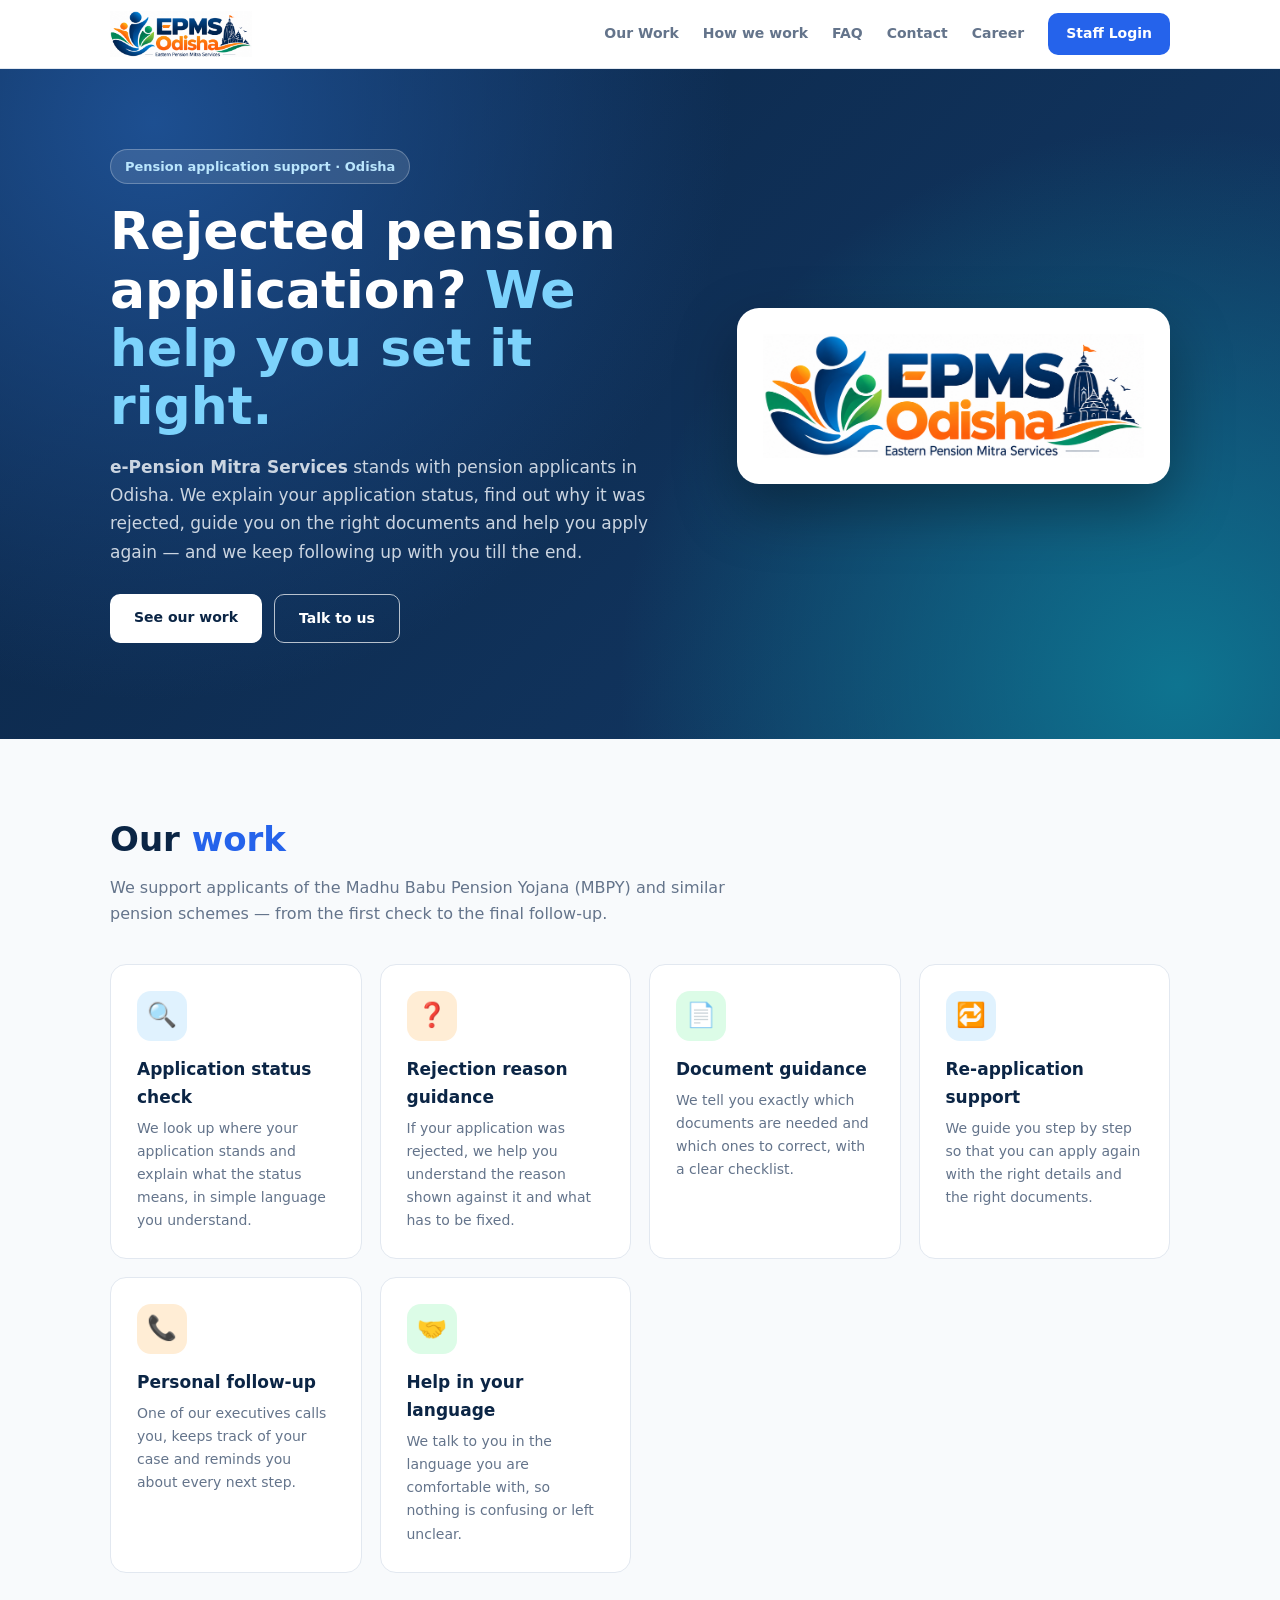
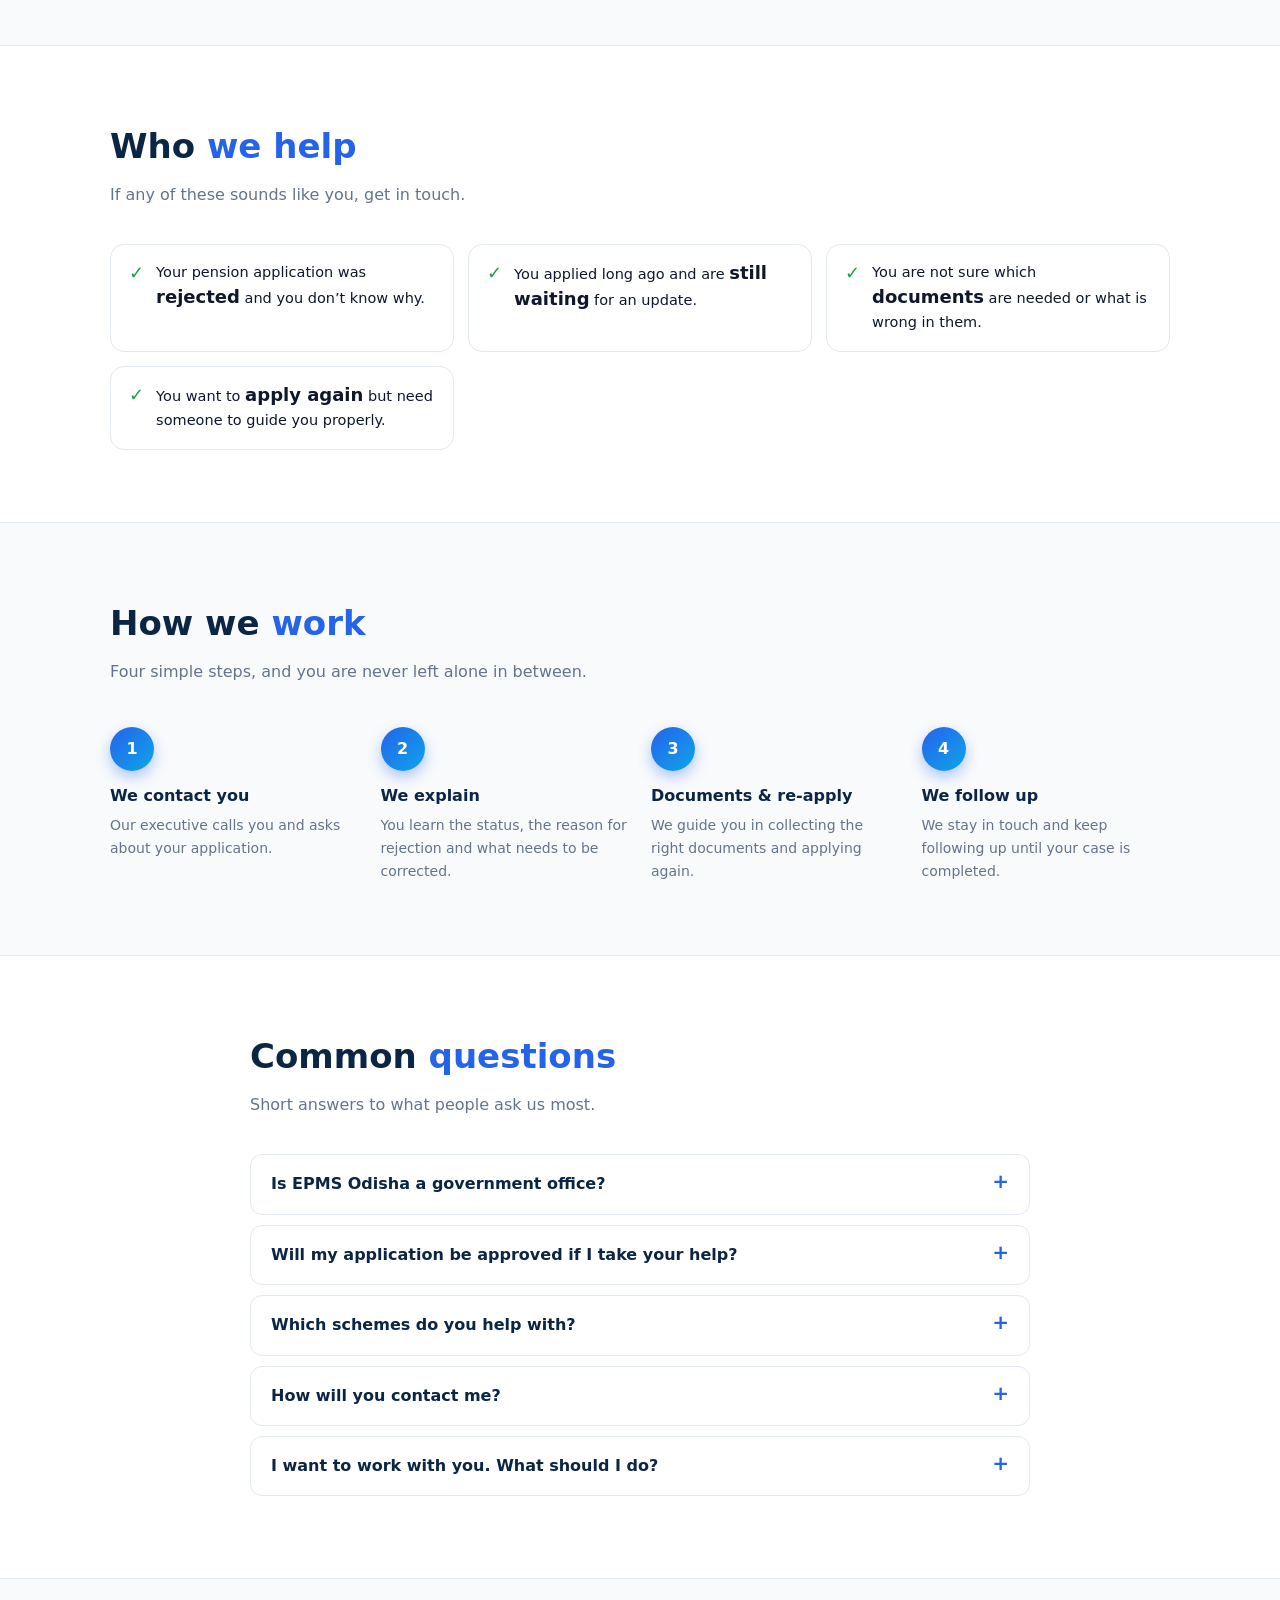
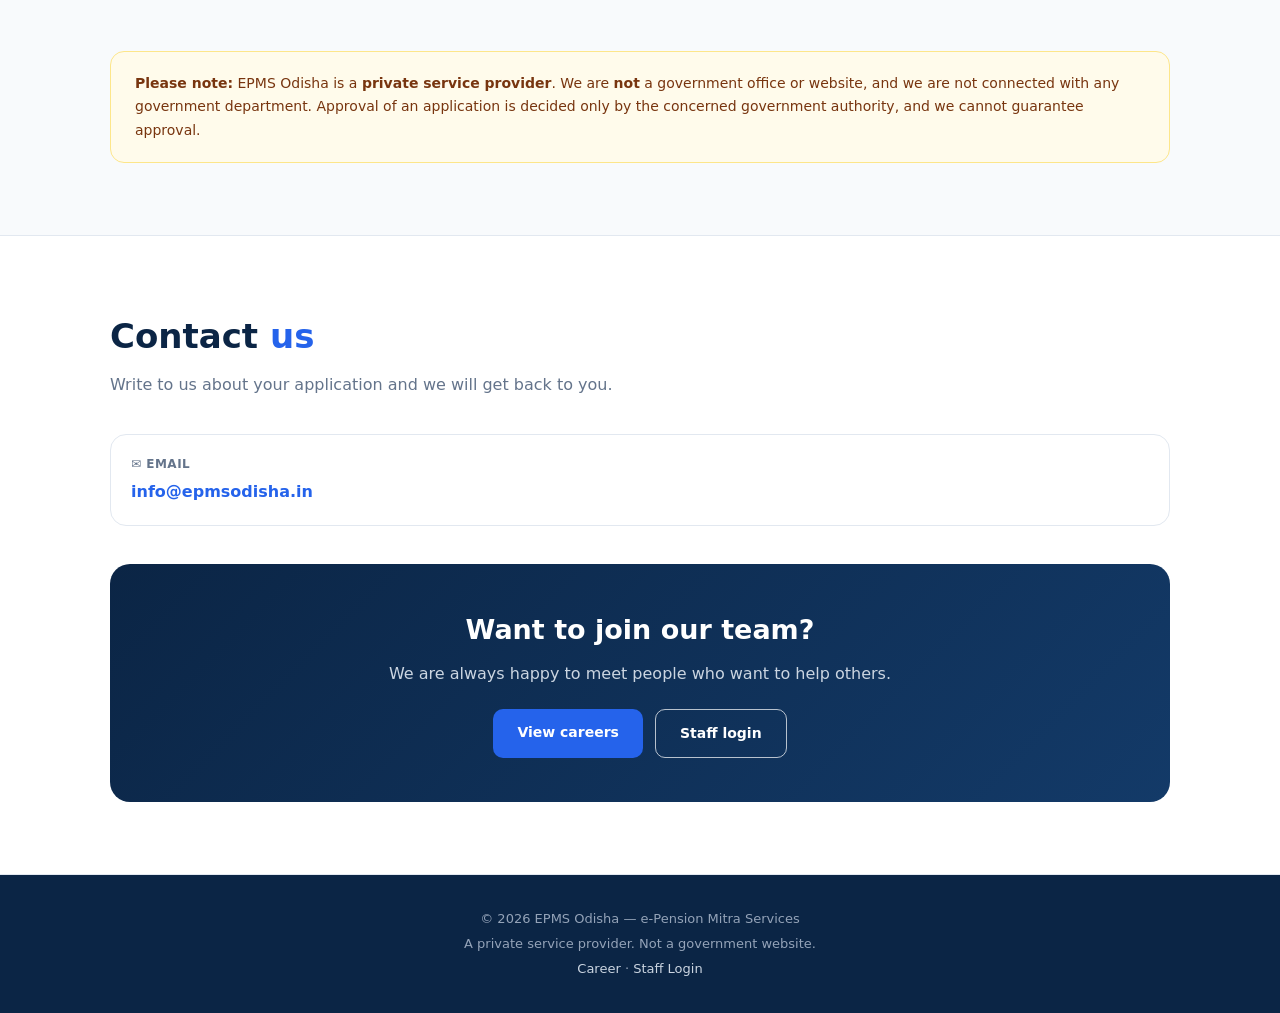
<file: index.html>
<!DOCTYPE html>
<html lang="en"><head><meta charset="UTF-8"><meta name="viewport" content="width=device-width,initial-scale=1">
<title>EPMS Odisha — e-Pension Mitra Services</title>
<link rel="icon" type="image/png" href="/favicon-64.png"><link rel="apple-touch-icon" href="/favicon.png">
<meta property="og:image" content="https://epmsodisha.in/logo.png"><meta property="og:title" content="EPMS Odisha — e-Pension Mitra Services">
<meta name="description" content="EPMS Odisha helps pension applicants in Odisha understand their application status, rejection reasons and required documents, and guides them to re-apply — with personal follow-up.">
<style>
:root{--navy:#0b2545;--navy2:#133a68;--blue:#2563eb;--sky:#0ea5e9;--orange:#f97316;--green:#16a34a;--bg:#f8fafc;--tx:#0f172a;--mut:#64748b;--bd:#e2e8f0}
*{box-sizing:border-box;margin:0;padding:0;font-family:'Segoe UI',system-ui,-apple-system,sans-serif}
html{scroll-behavior:smooth}body{background:var(--bg);color:var(--tx);line-height:1.65}
a{color:inherit;text-decoration:none}.wrap{max-width:1100px;margin:auto;padding:0 20px}
header{position:sticky;top:0;z-index:30;background:rgba(255,255,255,.94);backdrop-filter:blur(8px);border-bottom:1px solid var(--bd)}
.nav{display:flex;align-items:center;justify-content:space-between;height:68px}
.logo img{height:46px;width:auto;display:block}
.links{display:flex;align-items:center;gap:24px;font-size:14px;font-weight:600;color:var(--mut)}.links a:hover{color:var(--blue)}
.btn{display:inline-block;padding:12px 24px;border-radius:10px;font-weight:700;font-size:14px;border:0;cursor:pointer;transition:.15s}
.btn.p{background:var(--blue);color:#fff}.btn.p:hover{background:#1d4ed8}.btn.w{background:#fff;color:var(--navy)}.btn.w:hover{background:#e0f2fe}
.btn.o{border:1.5px solid rgba(255,255,255,.7);color:#fff}.btn.o:hover{background:rgba(255,255,255,.12)}.links .btn{color:#fff;padding:9px 18px}
#mb{display:none;background:none;border:0;font-size:26px;color:var(--navy);cursor:pointer}
.hero{position:relative;overflow:hidden;color:#fff;padding:80px 0 96px;background:radial-gradient(circle at 12% 8%,#1d4f91 0,transparent 45%),radial-gradient(circle at 92% 92%,#0e7490 0,transparent 42%),linear-gradient(135deg,#0b2545,#133a68)}
.hero .wrap{display:grid;grid-template-columns:1.15fr .85fr;gap:40px;align-items:center}
.tag{display:inline-block;background:rgba(255,255,255,.12);border:1px solid rgba(255,255,255,.25);padding:6px 14px;border-radius:999px;font-size:13px;font-weight:600;color:#bae6fd;margin-bottom:18px}
.hero h1{font-size:clamp(32px,5vw,52px);line-height:1.12}.hero h1 span{color:#7dd3fc}
.hero p{margin:18px 0 28px;max-width:560px;font-size:17px;color:#cbd5e1}.hero .row{display:flex;gap:12px;flex-wrap:wrap}
.hl{background:#fff;border-radius:22px;padding:26px;box-shadow:0 24px 60px rgba(0,0,0,.35)}.hl img{width:100%;height:auto;display:block}
section{padding:72px 0}.t{font-size:clamp(25px,3.4vw,34px);color:var(--navy);margin-bottom:8px}.t em{font-style:normal;color:var(--blue)}.s{color:var(--mut);max-width:640px;margin-bottom:36px}
.grid{display:grid;grid-template-columns:repeat(auto-fit,minmax(250px,1fr));gap:18px}
.card{background:#fff;border:1px solid var(--bd);border-radius:16px;padding:26px;transition:.2s}.card:hover{transform:translateY(-4px);box-shadow:0 14px 30px rgba(15,23,42,.09)}
.ic{width:50px;height:50px;border-radius:14px;display:flex;align-items:center;justify-content:center;font-size:24px;margin-bottom:14px;background:#e0f2fe}
.card:nth-child(3n+2) .ic{background:#ffedd5}.card:nth-child(3n) .ic{background:#dcfce7}
.card h3{font-size:17px;color:var(--navy);margin-bottom:6px}.card p{font-size:14px;color:var(--mut)}
.alt{background:#fff;border-block:1px solid var(--bd)}
.steps{display:grid;grid-template-columns:repeat(auto-fit,minmax(220px,1fr));gap:22px;counter-reset:s}
.step{position:relative;padding-top:6px}.num{width:44px;height:44px;border-radius:50%;background:linear-gradient(135deg,var(--blue),var(--sky));color:#fff;font-weight:800;display:flex;align-items:center;justify-content:center;margin-bottom:12px;box-shadow:0 6px 14px rgba(37,99,235,.35)}
.step h3{font-size:16px;color:var(--navy);margin-bottom:4px}.step p{font-size:14px;color:var(--mut)}
.who{display:grid;grid-template-columns:repeat(auto-fit,minmax(260px,1fr));gap:14px}
.who div{display:flex;gap:12px;align-items:flex-start;background:#fff;border:1px solid var(--bd);border-radius:14px;padding:16px 18px;font-size:14.5px}.who b{color:var(--green);font-size:18px;line-height:1.3}
details{background:#fff;border:1px solid var(--bd);border-radius:12px;padding:16px 20px;margin-bottom:10px}
summary{cursor:pointer;font-weight:700;color:var(--navy);list-style:none;display:flex;justify-content:space-between;gap:12px}summary::after{content:'+';color:var(--blue);font-size:20px;line-height:1}details[open] summary::after{content:'–'}
details p{margin-top:10px;color:var(--mut);font-size:14.5px}
.notice{background:#fffbeb;border:1px solid #fde68a;border-radius:14px;padding:20px 24px;color:#78350f;font-size:14px}
.cta{background:linear-gradient(135deg,#0b2545,#133a68);color:#fff;border-radius:20px;padding:44px 28px;text-align:center}
.cta h2{font-size:27px;margin-bottom:8px}.cta p{color:#cbd5e1;margin-bottom:22px}.cta .row{display:flex;gap:12px;justify-content:center;flex-wrap:wrap}
.ct{display:grid;grid-template-columns:repeat(auto-fit,minmax(230px,1fr));gap:16px}.ct .card{padding:20px}.ct b{display:block;font-size:12px;color:var(--mut);text-transform:uppercase;letter-spacing:.5px;margin-bottom:4px}.ct a{color:var(--blue);font-weight:600}
footer{background:var(--navy);color:#94a3b8;padding:32px 0;font-size:13px;text-align:center;line-height:1.9}footer a{color:#cbd5e1}
@media(max-width:820px){.hero .wrap{grid-template-columns:1fr}.hl{order:-1;max-width:380px}}
@media(max-width:760px){#mb{display:block}.logo img{height:38px}.links{display:none;position:absolute;top:68px;left:0;right:0;background:#fff;flex-direction:column;align-items:stretch;gap:0;padding:8px 20px 16px;border-bottom:1px solid var(--bd)}.links.on{display:flex}.links a{padding:12px 0;border-bottom:1px solid var(--bd)}.links .btn{text-align:center;margin-top:10px;border:0}.hero{padding:48px 0 60px}section{padding:50px 0}}
</style></head><body>

<header><div class="wrap nav">
 <a class="logo" href="#home" aria-label="EPMS Odisha — Home"><img src="/logo.png" alt="EPMS Odisha — e-Pension Mitra Services" width="900" height="291"></a>
 <button id="mb" aria-label="Menu" onclick="document.getElementById('lk').classList.toggle('on')">☰</button>
 <nav class="links" id="lk" onclick="this.classList.remove('on')">
  <a href="#services">Our Work</a><a href="#how">How we work</a><a href="#faq">FAQ</a><a href="#contact">Contact</a><a href="/career">Career</a>
  <a class="btn p" href="/app">Staff Login</a>
 </nav>
</div></header>

<main id="home">
<div class="hero"><div class="wrap">
 <div>
  <span class="tag">Pension application support · Odisha</span>
  <h1>Rejected pension application? <span>We help you set it right.</span></h1>
  <p><b>e-Pension Mitra Services</b> stands with pension applicants in Odisha. We explain your application status, find out why it was rejected, guide you on the right documents and help you apply again — and we keep following up with you till the end.</p>
  <div class="row"><a class="btn w" href="#services">See our work</a><a class="btn o" href="#contact">Talk to us</a></div>
 </div>
 <div class="hl"><img src="/logo.png" alt="EPMS Odisha — e-Pension Mitra Services" width="900" height="291"></div>
</div></div>

<section id="services"><div class="wrap">
 <h2 class="t">Our <em>work</em></h2><p class="s">We support applicants of the Madhu Babu Pension Yojana (MBPY) and similar pension schemes — from the first check to the final follow-up.</p>
 <div class="grid">
  <div class="card"><div class="ic">🔍</div><h3>Application status check</h3><p>We look up where your application stands and explain what the status means, in simple language you understand.</p></div>
  <div class="card"><div class="ic">❓</div><h3>Rejection reason guidance</h3><p>If your application was rejected, we help you understand the reason shown against it and what has to be fixed.</p></div>
  <div class="card"><div class="ic">📄</div><h3>Document guidance</h3><p>We tell you exactly which documents are needed and which ones to correct, with a clear checklist.</p></div>
  <div class="card"><div class="ic">🔁</div><h3>Re-application support</h3><p>We guide you step by step so that you can apply again with the right details and the right documents.</p></div>
  <div class="card"><div class="ic">📞</div><h3>Personal follow-up</h3><p>One of our executives calls you, keeps track of your case and reminds you about every next step.</p></div>
  <div class="card"><div class="ic">🤝</div><h3>Help in your language</h3><p>We talk to you in the language you are comfortable with, so nothing is confusing or left unclear.</p></div>
 </div>
</div></section>

<section class="alt"><div class="wrap">
 <h2 class="t">Who <em>we help</em></h2><p class="s">If any of these sounds like you, get in touch.</p>
 <div class="who">
  <div><b>✓</b><span>Your pension application was <b style="color:inherit">rejected</b> and you don’t know why.</span></div>
  <div><b>✓</b><span>You applied long ago and are <b style="color:inherit">still waiting</b> for an update.</span></div>
  <div><b>✓</b><span>You are not sure which <b style="color:inherit">documents</b> are needed or what is wrong in them.</span></div>
  <div><b>✓</b><span>You want to <b style="color:inherit">apply again</b> but need someone to guide you properly.</span></div>
 </div>
</div></section>

<section id="how"><div class="wrap">
 <h2 class="t">How we <em>work</em></h2><p class="s">Four simple steps, and you are never left alone in between.</p>
 <div class="steps">
  <div class="step"><div class="num">1</div><h3>We contact you</h3><p>Our executive calls you and asks about your application.</p></div>
  <div class="step"><div class="num">2</div><h3>We explain</h3><p>You learn the status, the reason for rejection and what needs to be corrected.</p></div>
  <div class="step"><div class="num">3</div><h3>Documents &amp; re-apply</h3><p>We guide you in collecting the right documents and applying again.</p></div>
  <div class="step"><div class="num">4</div><h3>We follow up</h3><p>We stay in touch and keep following up until your case is completed.</p></div>
 </div>
</div></section>

<section class="alt" id="faq"><div class="wrap" style="max-width:820px">
 <h2 class="t">Common <em>questions</em></h2><p class="s">Short answers to what people ask us most.</p>
 <details><summary>Is EPMS Odisha a government office?</summary><p>No. EPMS Odisha is a private service provider. We are not a government office and are not connected with any government department.</p></details>
 <details><summary>Will my application be approved if I take your help?</summary><p>Approval is decided only by the concerned government authority. We cannot promise or guarantee approval. What we do is help you understand your case and apply correctly.</p></details>
 <details><summary>Which schemes do you help with?</summary><p>Mainly the Madhu Babu Pension Yojana (MBPY) and similar pension schemes in Odisha. Contact us and we will tell you if we can help with your case.</p></details>
 <details><summary>How will you contact me?</summary><p>Our executive will call you on the mobile number given in your application. You can also write to us on our email.</p></details>
 <details><summary>I want to work with you. What should I do?</summary><p>Please visit our <a href="/career" style="color:var(--blue);font-weight:600">Career page</a> and apply there.</p></details>
</div></section>

<section><div class="wrap">
 <div class="notice"><b>Please note:</b> EPMS Odisha is a <b>private service provider</b>. We are <b>not</b> a government office or website, and we are not connected with any government department. Approval of an application is decided only by the concerned government authority, and we cannot guarantee approval.</div>
</div></section>

<section class="alt" id="contact"><div class="wrap">
 <h2 class="t">Contact <em>us</em></h2><p class="s">Write to us about your application and we will get back to you.</p>
 <div class="ct" id="ctbox"></div>
 <div style="margin-top:38px" class="cta"><h2>Want to join our team?</h2><p>We are always happy to meet people who want to help others.</p><div class="row"><a class="btn p" href="/career">View careers</a><a class="btn o" href="/app">Staff login</a></div></div>
</div></section>
</main>

<footer><div class="wrap">© <span id="yr"></span> EPMS Odisha — e-Pension Mitra Services<br>A private service provider. Not a government website.<br><a href="/career">Career</a> · <a href="/app">Staff Login</a></div></footer>

<script>
/* ===== EDIT YOUR CONTACT DETAILS HERE. Leave a value empty ('') and that box will not be shown. ===== */
const PHONE   = '';   // e.g. '9876543210'  (10 digits, no +91)
const WHATSAPP= '';   // e.g. '9876543210'
const EMAIL   = 'info@epmsodisha.in';
const ADDRESS = '';   // e.g. 'Plot No., Street, Bhubaneswar, Odisha'
const HOURS   = '';   // e.g. 'Mon–Sat, 10 AM – 6 PM'
/* ================================================================================================== */
const esc=s=>String(s).replace(/[&<>"]/g,c=>({'&':'&amp;','<':'&lt;','>':'&gt;','"':'&quot;'}[c]));
const items=[];
if(/^\d{10}$/.test(PHONE))items.push(['📞 Phone',`<a href="tel:+91${PHONE}">+91 ${PHONE}</a>`]);
if(/^\d{10}$/.test(WHATSAPP))items.push(['💬 WhatsApp',`<a href="https://wa.me/91${WHATSAPP}" target="_blank" rel="noopener">Chat on WhatsApp</a>`]);
if(EMAIL)items.push(['✉️ Email',`<a href="mailto:${esc(EMAIL)}">${esc(EMAIL)}</a>`]);
if(ADDRESS)items.push(['📍 Address',esc(ADDRESS)]);
if(HOURS)items.push(['🕒 Hours',esc(HOURS)]);
document.getElementById('ctbox').innerHTML=items.map(([k,v])=>`<div class="card"><b>${k}</b>${v}</div>`).join('');
document.getElementById('yr').textContent=new Date().getFullYear();
</script>
</body></html>
</file>
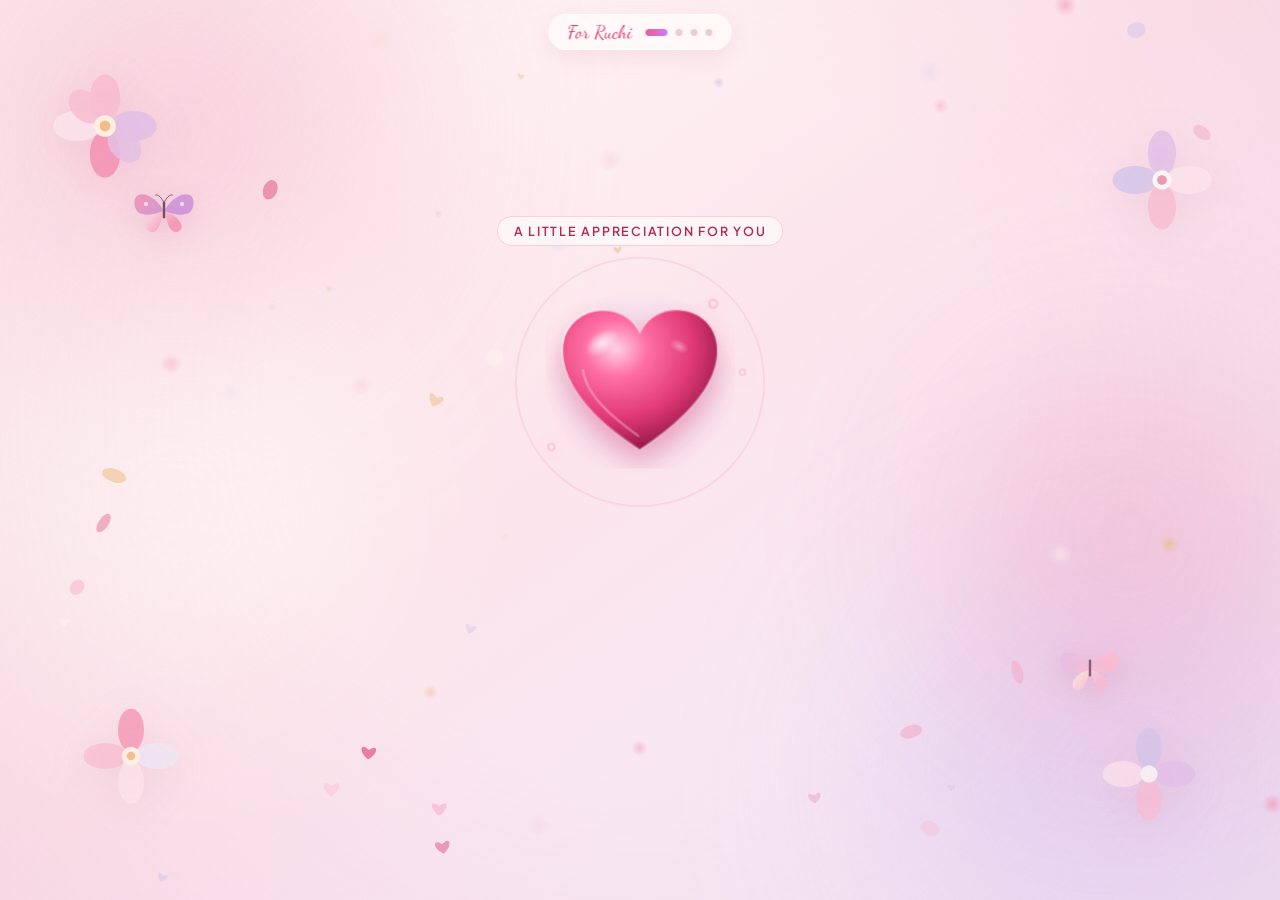
<file: meriruchi/index.html>
<!DOCTYPE html>
<html lang="en">
<head>
  <meta charset="UTF-8" />
  <meta name="viewport" content="width=device-width, initial-scale=1.0, viewport-fit=cover" />
  <meta name="theme-color" content="#fce4ec" />
  <meta name="description" content="A Little Appreciation For You — A romantic interactive experience for Ruchi." />
  <title>A Little Appreciation For You ❤️</title>

  <!-- Google Fonts -->
  <link rel="preconnect" href="https://fonts.googleapis.com" />
  <link rel="preconnect" href="https://fonts.gstatic.com" crossorigin />
  <link
    href="https://fonts.googleapis.com/css2?family=Cormorant+Garamond:ital,wght@0,500;0,600;0,700;1,500;1,600&family=Dancing+Script:wght@600;700&family=Plus+Jakarta+Sans:wght@400;500;600&display=swap"
    rel="stylesheet"
  />

  <!-- Font Awesome Icons -->
  <link
    rel="stylesheet"
    href="https://cdnjs.cloudflare.com/ajax/libs/font-awesome/6.5.2/css/all.min.css"
  />

  <!-- Project Styles -->
  <link rel="stylesheet" href="css/style.css" />
  <link rel="stylesheet" href="css/animations.css" />
</head>
<body>
  <!-- Loading Screen -->
  <div id="loadingScreen" class="loading-screen" role="status" aria-live="polite">
    <div class="loading-inner">
      <div class="loading-heart" aria-hidden="true">
        <i class="fa-solid fa-heart"></i>
      </div>
      <p class="loading-label">Preparing something special for Ruchi…</p>
      <div class="loading-bar" aria-hidden="true">
        <span class="loading-bar-fill"></span>
      </div>
    </div>
  </div>

  <!-- Dreamy Aurora Silk Background -->
  <div class="romantic-backdrop" aria-hidden="true">
    <div class="aurora-orb orb-blush"></div>
    <div class="aurora-orb orb-lavender"></div>
    <div class="aurora-orb orb-rose"></div>
    <div class="aurora-orb orb-cream"></div>
    <div class="silk-vignette"></div>
  </div>

  <!-- 60 FPS Ambient Canvas: Floating Hearts, Glowing Particles & Petals -->
  <canvas id="ambientCanvas" class="ambient-canvas" aria-hidden="true"></canvas>

  <!-- Floating Flowers & Animated Butterflies Layer -->
  <div class="flora-layer" aria-hidden="true">
    <!-- Floating Blossom 1 -->
    <svg class="floating-flower flower-1" viewBox="0 0 100 100" fill="none">
      <g opacity="0.82">
        <ellipse cx="50" cy="24" rx="14" ry="22" fill="#F8BBD0" />
        <ellipse cx="50" cy="76" rx="14" ry="22" fill="#F48FB1" />
        <ellipse cx="24" cy="50" rx="22" ry="14" fill="#FCE4EC" />
        <ellipse cx="76" cy="50" rx="22" ry="14" fill="#E1BEE7" />
        <ellipse cx="32" cy="32" rx="13" ry="18" transform="rotate(-45 32 32)" fill="#F8BBD0" opacity="0.85" />
        <ellipse cx="68" cy="68" rx="13" ry="18" transform="rotate(-45 68 68)" fill="#E1BEE7" opacity="0.85" />
        <circle cx="50" cy="50" r="10" fill="#FFF8E1" />
        <circle cx="50" cy="50" r="5" fill="#F0B97A" />
      </g>
    </svg>

    <!-- Floating Blossom 2 -->
    <svg class="floating-flower flower-2" viewBox="0 0 100 100" fill="none">
      <g opacity="0.78">
        <ellipse cx="50" cy="25" rx="13" ry="21" fill="#E1BEE7" />
        <ellipse cx="50" cy="75" rx="13" ry="21" fill="#F8BBD0" />
        <ellipse cx="25" cy="50" rx="21" ry="13" fill="#D1C4E9" />
        <ellipse cx="75" cy="50" rx="21" ry="13" fill="#FCE4EC" />
        <circle cx="50" cy="50" r="9" fill="#FFFDF9" />
        <circle cx="50" cy="50" r="4.5" fill="#E88AA8" />
      </g>
    </svg>

    <!-- Floating Blossom 3 -->
    <svg class="floating-flower flower-3" viewBox="0 0 100 100" fill="none">
      <g opacity="0.72">
        <ellipse cx="50" cy="26" rx="12" ry="20" fill="#F48FB1" />
        <ellipse cx="50" cy="74" rx="12" ry="20" fill="#FCE4EC" />
        <ellipse cx="26" cy="50" rx="20" ry="12" fill="#F8BBD0" />
        <ellipse cx="74" cy="50" rx="20" ry="12" fill="#EDE7F6" />
        <circle cx="50" cy="50" r="8.5" fill="#FFF8E7" />
        <circle cx="50" cy="50" r="4" fill="#F2B872" />
      </g>
    </svg>

    <!-- Floating Blossom 4 -->
    <svg class="floating-flower flower-4" viewBox="0 0 100 100" fill="none">
      <g opacity="0.7">
        <ellipse cx="50" cy="26" rx="12" ry="19" fill="#D1C4E9" />
        <ellipse cx="50" cy="74" rx="12" ry="19" fill="#F8BBD0" />
        <ellipse cx="26" cy="50" rx="19" ry="12" fill="#FCE4EC" />
        <ellipse cx="74" cy="50" rx="19" ry="12" fill="#E1BEE7" />
        <circle cx="50" cy="50" r="8" fill="#FFFDF9" />
      </g>
    </svg>

    <!-- Animated Butterfly 1 -->
    <div class="butterfly butterfly-1">
      <svg viewBox="0 0 120 100" fill="none">
        <g class="wing-left">
          <path d="M58 48 C34 14, 4 18, 12 46 C18 64, 42 58, 58 52 Z" fill="url(#bfGrad1)" opacity="0.9" />
          <path d="M58 53 C38 58, 22 78, 36 86 C48 92, 56 72, 58 56 Z" fill="url(#bfGrad2)" opacity="0.82" />
          <circle cx="30" cy="40" r="3.5" fill="#FFFDF9" opacity="0.7" />
        </g>
        <g class="wing-right">
          <path d="M62 48 C86 14, 116 18, 108 46 C102 64, 78 58, 62 52 Z" fill="url(#bfGrad1)" opacity="0.9" />
          <path d="M62 53 C82 58, 98 78, 84 86 C72 92, 64 72, 62 56 Z" fill="url(#bfGrad2)" opacity="0.82" />
          <circle cx="90" cy="40" r="3.5" fill="#FFFDF9" opacity="0.7" />
        </g>
        <rect x="58" y="36" width="4" height="28" rx="2" fill="#7B4B62" />
        <path d="M59 36 C54 26, 48 24, 46 25" stroke="#7B4B62" stroke-width="1.4" stroke-linecap="round" />
        <path d="M61 36 C66 26, 72 24, 74 25" stroke="#7B4B62" stroke-width="1.4" stroke-linecap="round" />
        <defs>
          <linearGradient id="bfGrad1" x1="10" y1="20" x2="60" y2="60" gradientUnits="userSpaceOnUse">
            <stop stop-color="#F48FB1" />
            <stop offset="1" stop-color="#CE93D8" />
          </linearGradient>
          <linearGradient id="bfGrad2" x1="25" y1="55" x2="60" y2="88" gradientUnits="userSpaceOnUse">
            <stop stop-color="#FCE4EC" />
            <stop offset="1" stop-color="#F48FB1" />
          </linearGradient>
        </defs>
      </svg>
    </div>

    <!-- Animated Butterfly 2 -->
    <div class="butterfly butterfly-2">
      <svg viewBox="0 0 120 100" fill="none">
        <g class="wing-left">
          <path d="M58 48 C34 14, 4 18, 12 46 C18 64, 42 58, 58 52 Z" fill="url(#bfGrad3)" opacity="0.88" />
          <path d="M58 53 C38 58, 22 78, 36 86 C48 92, 56 72, 58 56 Z" fill="url(#bfGrad4)" opacity="0.8" />
        </g>
        <g class="wing-right">
          <path d="M62 48 C86 14, 116 18, 108 46 C102 64, 78 58, 62 52 Z" fill="url(#bfGrad3)" opacity="0.88" />
          <path d="M62 53 C82 58, 98 78, 84 86 C72 92, 64 72, 62 56 Z" fill="url(#bfGrad4)" opacity="0.8" />
        </g>
        <rect x="58" y="36" width="4" height="28" rx="2" fill="#8C5A72" />
        <defs>
          <linearGradient id="bfGrad3" x1="10" y1="20" x2="60" y2="60" gradientUnits="userSpaceOnUse">
            <stop stop-color="#E1BEE7" />
            <stop offset="1" stop-color="#F8BBD0" />
          </linearGradient>
          <linearGradient id="bfGrad4" x1="25" y1="55" x2="60" y2="88" gradientUnits="userSpaceOnUse">
            <stop stop-color="#FFF3E0" />
            <stop offset="1" stop-color="#F8BBD0" />
          </linearGradient>
        </defs>
      </svg>
    </div>
  </div>

  <!-- Heart Explosion Overlay Container -->
  <div id="explosionLayer" class="explosion-layer" aria-hidden="true"></div>

  <!-- Subtle Chapter Indicator -->
  <header class="chapter-header" aria-label="Story progress">
    <div class="chapter-pill">
      <span class="chapter-brand">For Ruchi</span>
      <nav class="chapter-dots" aria-label="Scenes">
        <span class="chapter-dot is-active" data-scene-dot="1" title="Act I: Introduction"></span>
        <span class="chapter-dot" data-scene-dot="2" title="Act II: The Complaint"></span>
        <span class="chapter-dot" data-scene-dot="3" title="Act III: The Surprise"></span>
        <span class="chapter-dot" data-scene-dot="4" title="Act IV: Always Yours"></span>
      </nav>
    </div>
  </header>

  <!-- Main Cinema Stage -->
  <main id="appStage" class="cinema-stage">
    <!-- ==================== SCENE 1: MAGICAL LOVE INTRODUCTION ==================== -->
    <section id="scene1" class="scene is-active" aria-label="Magical Love Introduction">
      <div class="scene-content scene-intro">
        <p class="eyebrow-tag reveal-item">A Little Appreciation For You</p>

        <!-- Large 3D Sculptural Beating Heart -->
        <button
          type="button"
          id="introHeartBtn"
          class="heart-3d-stage"
          aria-label="Tap the glowing heart for sparkles"
          title="Tap me ❤️"
        >
          <span class="heart-halo halo-1" aria-hidden="true"></span>
          <span class="heart-halo halo-2" aria-hidden="true"></span>
          <span class="heart-orbit-sparkle spark-a" aria-hidden="true"></span>
          <span class="heart-orbit-sparkle spark-b" aria-hidden="true"></span>
          <span class="heart-orbit-sparkle spark-c" aria-hidden="true"></span>

          <svg class="heart-3d-svg" viewBox="0 0 220 200" fill="none" aria-hidden="true">
            <defs>
              <radialGradient id="heart3dMain" cx="35%" cy="28%" r="72%">
                <stop offset="0%" stop-color="#FFD1E3" />
                <stop offset="28%" stop-color="#FF6FA5" />
                <stop offset="68%" stop-color="#E13A75" />
                <stop offset="100%" stop-color="#9A1B4D" />
              </radialGradient>
              <linearGradient id="heart3dRim" x1="0%" y1="0%" x2="100%" y2="100%">
                <stop offset="0%" stop-color="#FFFDF9" stop-opacity="0.85" />
                <stop offset="50%" stop-color="#F8BBD0" stop-opacity="0.25" />
                <stop offset="100%" stop-color="#D1C4E9" stop-opacity="0.6" />
              </linearGradient>
              <radialGradient id="heartGloss" cx="50%" cy="50%" r="50%">
                <stop offset="0%" stop-color="#FFFFFF" stop-opacity="0.88" />
                <stop offset="100%" stop-color="#FFFFFF" stop-opacity="0" />
              </radialGradient>
              <filter id="heartDropShadow" x="-25%" y="-25%" width="150%" height="150%">
                <feDropShadow dx="0" dy="16" stdDeviation="16" flood-color="#D84B7E" flood-opacity="0.42" />
              </filter>
            </defs>
            <!-- Main 3D Heart Body -->
            <path
              filter="url(#heartDropShadow)"
              d="M110 178 C106 175, 24 126, 20 68 C17 34, 44 12, 74 16 C92 18, 104 30, 110 42 C116 30, 128 18, 146 16 C176 12, 203 34, 200 68 C196 126, 114 175, 110 178 Z"
              fill="url(#heart3dMain)"
              stroke="url(#heart3dRim)"
              stroke-width="2.5"
            />
            <!-- Specular 3D Highlights -->
            <ellipse cx="66" cy="54" rx="22" ry="13" transform="rotate(-32 66 54)" fill="url(#heartGloss)" opacity="0.85" />
            <ellipse cx="156" cy="58" rx="12" ry="7" transform="rotate(28 156 58)" fill="url(#heartGloss)" opacity="0.45" />
            <path
              d="M44 86 C48 118, 86 146, 108 162"
              stroke="#FFE4EE"
              stroke-width="3"
              stroke-linecap="round"
              opacity="0.32"
            />
          </svg>
        </button>

        <div class="intro-copy">
          <h1 id="introLine1" class="hero-title">Hey Ruchi... ❤️</h1>
          <p id="introLine2" class="hero-subtitle">Ek baat bolun tumse?</p>
        </div>

        <div class="action-wrap">
          <button type="button" id="btnToScene2" class="btn-romantic">
            <span class="btn-glow" aria-hidden="true"></span>
            <span class="btn-text">Continue</span>
            <i class="fa-solid fa-heart btn-icon" aria-hidden="true"></i>
          </button>
        </div>
      </div>
    </section>

    <!-- ==================== SCENE 2: THE COMPLAINT ==================== -->
    <section id="scene2" class="scene" aria-label="The Complaint" aria-hidden="true">
      <div class="scene-content scene-dialogue">
        <div class="glass-card dialogue-card">
          <div class="dialogue-header">
            <div class="dialogue-avatar" aria-hidden="true">
              <i class="fa-solid fa-heart-pulse"></i>
            </div>
            <div class="dialogue-meta">
              <span class="dialogue-sender">A Special Note</span>
              <span class="dialogue-status">
                <span class="status-dot" aria-hidden="true"></span>
                typing from the heart…
              </span>
            </div>
            <span class="dialogue-badge" id="moodBadge" aria-hidden="true">🥺</span>
          </div>

          <div class="dialogue-stream" id="dialogueStream" aria-live="polite">
            <div class="chat-bubble bubble-1" id="dialogueBubble1">
              <p class="typed-text" id="typedLine1"></p>
            </div>
            <div class="chat-bubble bubble-2" id="dialogueBubble2">
              <p class="typed-text" id="typedLine2"></p>
            </div>
            <div class="chat-bubble bubble-3" id="dialogueBubble3">
              <p class="typed-text" id="typedLine3"></p>
            </div>
          </div>

          <!-- Playful Interactive Reactions -->
          <div class="reaction-zone" id="reactionZone">
            <p class="reaction-prompt" id="reactionReply">Tap a reaction while you read ✨</p>
            <div class="reaction-pills">
              <button type="button" class="reaction-pill" data-emoji="🤨" data-reply="Hehe, suno toh sahi madam ji! 💕">
                <span>Kya complaint? 🤨</span>
              </button>
              <button type="button" class="reaction-pill" data-emoji="😤" data-reply="Aaj saari shikayat door kar dunga! ❤️">
                <span>Haan, nahi karte! 😤</span>
              </button>
              <button type="button" class="reaction-pill" data-emoji="🥺" data-reply="Bas ek second… ready ho jao! ✨">
                <span>Dikhao phir 🥺</span>
              </button>
            </div>
          </div>

          <div class="dialogue-footer">
            <button type="button" id="btnToScene3" class="btn-romantic is-hidden">
              <span class="btn-glow" aria-hidden="true"></span>
              <span class="btn-text">Show Me What It Is</span>
              <i class="fa-solid fa-sparkles btn-icon fa-wand-magic-sparkles" aria-hidden="true"></i>
            </button>
          </div>
        </div>
      </div>
    </section>

    <!-- ==================== SCENE 3: VIDEO REVEAL ==================== -->
    <section id="scene3" class="scene" aria-label="Video Reveal" aria-hidden="true">
      <div class="scene-content scene-reveal">
        <!-- Pre-reveal: Animated Love Envelope -->
        <div id="envelopeStage" class="envelope-stage">
          <div class="envelope-wrapper" id="envelopeWrapper">
            <div class="envelope-glow" aria-hidden="true"></div>
            <div class="love-envelope" id="loveEnvelope" role="button" tabindex="0" aria-label="Open love envelope">
              <div class="envelope-back"></div>
              <div class="envelope-letter">
                <div class="letter-heart"><i class="fa-solid fa-film"></i></div>
                <span class="letter-caption">Just For You, Ruchi</span>
              </div>
              <div class="envelope-front-left"></div>
              <div class="envelope-front-right"></div>
              <div class="envelope-front-bottom"></div>
              <div class="envelope-flap" id="envelopeFlap"></div>
              <div class="wax-seal" id="waxSeal" aria-hidden="true">
                <i class="fa-solid fa-heart"></i>
              </div>
            </div>
          </div>

          <h2 class="reveal-title">Ruko... ye dekho! ❤️</h2>
          <p class="reveal-hint">Turn your volume up before opening</p>

          <button type="button" id="btnOpenSurprise" class="btn-romantic btn-surprise">
            <span class="btn-glow" aria-hidden="true"></span>
            <i class="fa-solid fa-gift btn-icon-left" aria-hidden="true"></i>
            <span class="btn-text">Open My Surprise</span>
          </button>
        </div>

        <!-- Post-reveal: Cinematic Video Player -->
        <div id="videoStage" class="video-stage is-hidden" aria-hidden="true">
          <div class="video-header">
            <span class="video-tag">
              <i class="fa-solid fa-heart" aria-hidden="true"></i>
              Made Just For You, Ruchi
            </span>
          </div>

          <div class="video-frame-outer" id="videoFrameOuter">
            <div class="video-glow-border" aria-hidden="true"></div>
            <div class="video-frame-inner">
              <video
                id="ruchiVideo"
                class="ruchi-video"
                playsinline
                controls
                preload="metadata"
              >
                <source src="assets/video/ruchi.mp4" type="video/mp4" />
                Your browser does not support HTML5 video playback.
              </video>

              <!-- Tap-to-play overlay only if browser blocks autoplay -->
              <div id="videoPlayOverlay" class="video-overlay is-hidden">
                <button type="button" id="btnManualPlay" class="overlay-play-btn" aria-label="Play video with sound">
                  <i class="fa-solid fa-play"></i>
                </button>
                <p class="overlay-caption">Tap to play with original audio ❤️</p>
              </div>

              <!-- Graceful missing-file guide (ONLY appears if assets/video/ruchi.mp4 is not added yet) -->
              <div id="videoMissingNotice" class="video-missing-notice is-hidden" role="alert">
                <div class="missing-icon" aria-hidden="true">
                  <i class="fa-solid fa-clapperboard"></i>
                </div>
                <h3>Add Your Personal Video</h3>
                <p>
                  Place your recorded video at <code>assets/video/ruchi.mp4</code> so Ruchi can watch it here with its original audio.
                </p>
                <div class="missing-actions">
                  <label class="btn-secondary-glass" for="localVideoPicker">
                    <i class="fa-solid fa-upload" aria-hidden="true"></i>
                    <span>Test With a Local Video</span>
                  </label>
                  <input type="file" id="localVideoPicker" accept="video/*" class="sr-only" />
                  <button type="button" id="btnPreviewEnding" class="btn-text-subtle">
                    Preview Final Message →
                  </button>
                </div>
              </div>
            </div>
          </div>

          <p class="video-footnote" id="videoFootnote">
            Watch till the very end… there's one last message waiting for you ❤️
          </p>
        </div>
      </div>
    </section>

    <!-- ==================== SCENE 4: FINAL LOVE MESSAGE ==================== -->
    <section id="scene4" class="scene" aria-label="Final Love Message" aria-hidden="true">
      <div class="scene-content scene-finale">
        <div class="glass-card finale-card">
          <div class="finale-heart-wrap" id="finaleHeartWrap" aria-hidden="true">
            <span class="finale-halo"></span>
            <svg class="finale-heart-svg" viewBox="0 0 180 165" fill="none">
              <defs>
                <radialGradient id="finaleHeartGrad" cx="35%" cy="28%" r="72%">
                  <stop offset="0%" stop-color="#FFDCE9" />
                  <stop offset="32%" stop-color="#FF76AA" />
                  <stop offset="72%" stop-color="#DF3B74" />
                  <stop offset="100%" stop-color="#9B1C4E" />
                </radialGradient>
              </defs>
              <path
                d="M90 148 C87 145, 18 104, 15 56 C13 28, 36 10, 60 13 C75 15, 85 25, 90 35 C95 25, 105 15, 120 13 C144 10, 167 28, 165 56 C162 104, 93 145, 90 148 Z"
                fill="url(#finaleHeartGrad)"
              />
              <ellipse cx="54" cy="45" rx="18" ry="10" transform="rotate(-30 54 45)" fill="#FFFFFF" opacity="0.52" />
            </svg>
          </div>

          <h2 id="finaleLine1" class="finale-headline">Ab toh maan gayi na? 🥺❤️</h2>

          <p id="finaleLine2" class="finale-paragraph">
            Waise, tumhari tarif karne ke liye mere paas words hi kam pad jaate hain.
          </p>

          <p id="finaleLine3" class="finale-quote">
            You're beautiful, Ruchi. Not just because of how you look, but because of who you are. ❤️
          </p>

          <div class="finale-signature" id="finaleSignature">
            <span class="signature-line" aria-hidden="true"></span>
            <span class="signature-text">Always Yours</span>
            <span class="signature-line" aria-hidden="true"></span>
          </div>

          <div class="finale-actions" id="finaleActions">
            <button type="button" id="btnHeartShower" class="btn-romantic">
              <span class="btn-glow" aria-hidden="true"></span>
              <i class="fa-solid fa-heart btn-icon-left" aria-hidden="true"></i>
              <span class="btn-text">Send a Shower of Love</span>
            </button>
            <button type="button" id="btnReplay" class="btn-secondary-glass">
              <i class="fa-solid fa-rotate-left" aria-hidden="true"></i>
              <span>Watch Again</span>
            </button>
          </div>
        </div>
      </div>
    </section>
  </main>

  <!-- GSAP 3 CDN -->
  <script src="https://cdnjs.cloudflare.com/ajax/libs/gsap/3.12.5/gsap.min.js"></script>

  <!-- Project Scripts -->
  <script src="js/animations.js"></script>
  <script src="js/video.js"></script>
  <script src="js/main.js"></script>
</body>
</html>
</file>
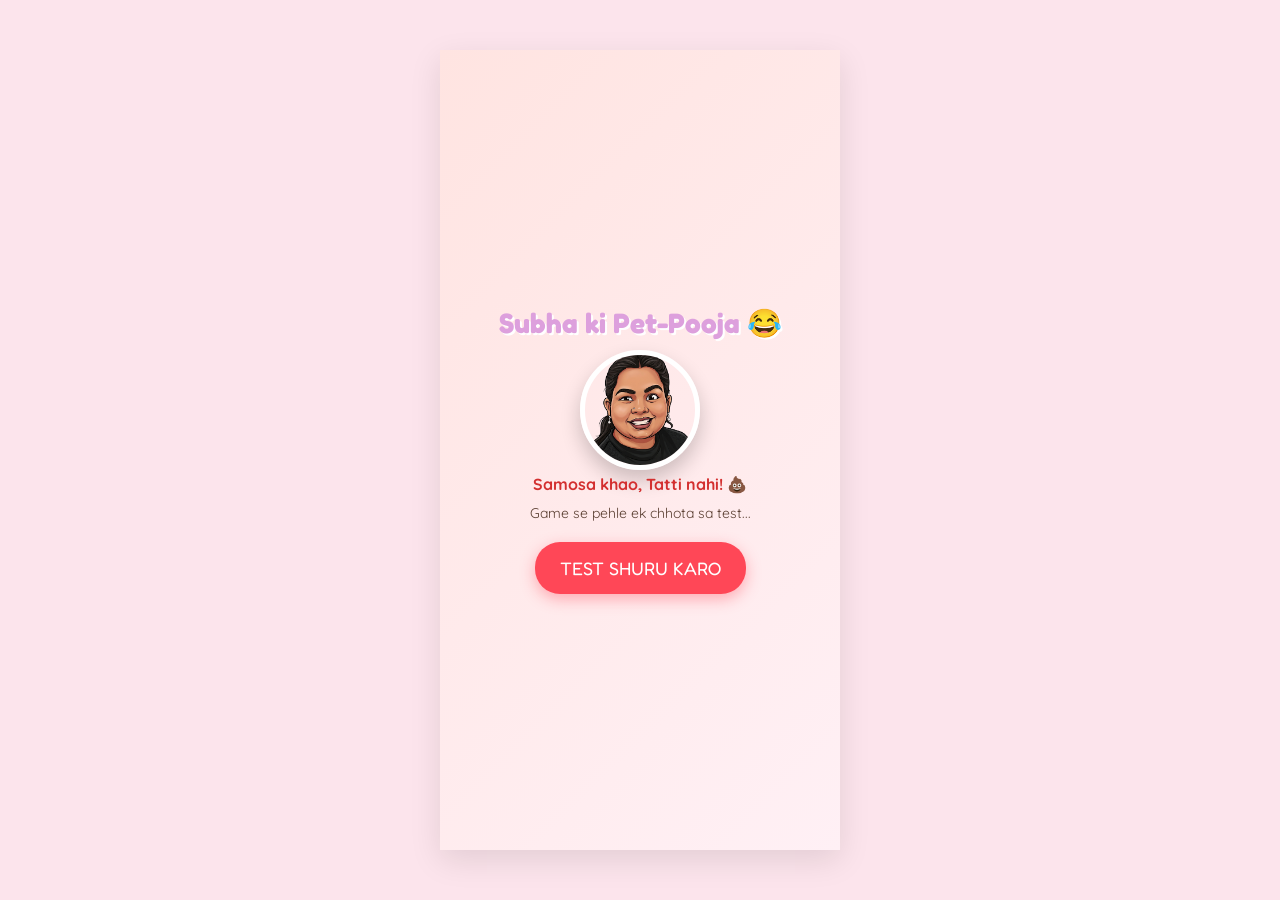
<file: subha/index.html>
<!DOCTYPE html>
<html lang="en">
<head>
    <meta charset="UTF-8">
    <meta name="viewport" content="width=device-width, initial-scale=1.0, maximum-scale=1.0, user-scalable=no">
    <title>Catch Subha's Snacks! 😂</title>
    
    <style>
        @import url('https://fonts.googleapis.com/css2?family=Fredoka+One&family=Quicksand:wght@600&display=swap');

        :root {
            --bg-peach: #ffe4e1; 
            --accent-pink: #ffb6c1; 
            --accent-purple: #dda0dd; 
            --text-color: #5c4033;
        }

        * { box-sizing: border-box; margin: 0; padding: 0; user-select: none; }

        body {
            background-color: #fce4ec; font-family: 'Quicksand', sans-serif;
            display: flex; justify-content: center; align-items: center;
            height: 100vh; overflow: hidden; touch-action: none;
        }

        #game-container {
            width: 100%; max-width: 400px; height: 100vh; max-height: 800px;
            background: linear-gradient(135deg, var(--bg-peach), #fff0f5);
            position: relative; box-shadow: 0 10px 30px rgba(0,0,0,0.1); overflow: hidden;
        }

        .screen {
            width: 100%; height: 100%; position: absolute; top: 0; left: 0;
            display: flex; flex-direction: column; justify-content: center;
            align-items: center; text-align: center; padding: 20px;
        }

        .hidden { display: none !important; }

        h1, h2 {
            font-family: 'Fredoka One', cursive; color: var(--accent-purple);
            text-shadow: 2px 2px #fff;
        }
        h1 { font-size: 28px; margin-bottom: 10px; }
        h2 { font-size: 22px; margin-bottom: 20px; color: #ff4757; }

        .mascot-img {
            width: 120px; height: 120px; border-radius: 50%; object-fit: cover;
            border: 5px solid white; box-shadow: 0 10px 20px rgba(0,0,0,0.2);
            animation: bounce 2s infinite ease-in-out;
        }

        button {
            background-color: #ff4757; color: #fff; border: none;
            padding: 15px 25px; font-size: 18px; font-family: 'Fredoka One', cursive;
            border-radius: 25px; box-shadow: 0 5px 15px rgba(255, 71, 87, 0.4); cursor: pointer;
            transition: transform 0.1s;
        }
        button:active { transform: scale(0.95); }

        /* Quiz Styles */
        #quiz-options { display: flex; flex-direction: column; gap: 15px; width: 100%; }
        .quiz-btn { background-color: var(--accent-purple); font-size: 16px; padding: 12px; }
        .quiz-btn:disabled { opacity: 0.7; transform: none; }

        /* Roast Toast Message */
        #roast-toast {
            position: absolute; top: 40%; left: 50%; transform: translate(-50%, -50%) scale(0.5);
            background: rgba(255, 255, 255, 0.95); border: 3px solid #ff4757;
            color: #ff4757; padding: 20px; border-radius: 20px;
            font-family: 'Fredoka One', cursive; font-size: 20px; width: 85%;
            z-index: 50; opacity: 0; pointer-events: none; transition: all 0.3s ease-out;
            box-shadow: 0 10px 30px rgba(0,0,0,0.3);
        }
        #roast-toast.show { opacity: 1; transform: translate(-50%, -50%) scale(1); }

        #ui-bar {
            position: absolute; top: 0; width: 100%; padding: 15px 20px;
            display: flex; justify-content: space-between; font-family: 'Fredoka One', cursive;
            font-size: 20px; color: var(--text-color); z-index: 10;
        }

        #funny-message, #gross-message {
            position: absolute; top: 60px; background: rgba(255, 255, 255, 0.9);
            padding: 10px 20px; border-radius: 15px; font-weight: bold;
            color: #ff4757; animation: popIn 0.3s ease-out; z-index: 5; border: 2px solid #ff4757;
        }

        #gross-message { background: #8d6e63; color: #fff; border-color: #5d4037; font-size: 22px; top: 120px; }

        #play-area { position: absolute; top: 0; left: 0; width: 100%; height: calc(100% - 80px); }

        #character {
            position: absolute; bottom: 20px; left: 50%;
            transform: translateX(-50%); width: 70px; height: 70px; 
            border-radius: 50%; object-fit: cover;
            border: 3px solid var(--accent-purple); box-shadow: 0 5px 15px rgba(0,0,0,0.3);
            transition: left 0.1s ease-out, width 0.3s, filter 0.2s, transform 0.1s; z-index: 10;
        }

        .eating { border-color: #4CAF50 !important; filter: brightness(1.2); }
        .disgust { filter: sepia(80%) hue-rotate(30deg) saturate(200%) brightness(0.8) !important; transform: translateX(-50%) scale(0.8) !important; border-color: #5d4037 !important; }

        .falling-item { position: absolute; font-size: 40px; z-index: 5; }
        .floating-score { position: absolute; font-weight: bold; font-size: 24px; animation: floatUp 1s ease-out forwards; z-index: 20; text-shadow: 1px 1px 0 #fff; }
        
        #controls { position: absolute; bottom: 10px; width: 100%; display: flex; justify-content: space-around; padding: 0 20px; z-index: 15; }
        
        .control-btn { 
            width: 70px; height: 70px; border-radius: 50%; font-size: 30px; 
            background: rgba(255, 255, 255, 0.7); border: 2px solid #ffb6c1; 
            display: flex; justify-content: center; align-items: center; 
            touch-action: manipulation; 
        }

        @keyframes bounce { 0%, 100% { transform: translateY(0); } 50% { transform: translateY(-15px); } }
        @keyframes popIn { 0% { transform: scale(0.5); opacity: 0; } 100% { transform: scale(1); opacity: 1; } }
        @keyframes floatUp { 0% { opacity: 1; transform: translateY(0) scale(1); } 100% { opacity: 0; transform: translateY(-50px) scale(1.5); } }
    </style>
</head>
<body>

    <div id="game-container">
        
        <!-- Screen 1: Start Screen -->
        <div id="start-screen" class="screen">
            <h1>Subha ki Pet-Pooja 😂</h1>
            <div class="mascot">
                <img src="subha.png" alt="Face" class="mascot-img">
            </div>
            <p style="margin-bottom:10px; color:#d32f2f; font-weight:bold;">Samosa khao, Tatti nahi! 💩</p>
            <p style="margin-bottom:20px; color:#5c4033; font-size:14px;">Game se pehle ek chhota sa test...</p>
            <button id="start-btn">TEST SHURU KARO</button>
        </div>

        <!-- Screen 2: Funny Quiz Screen -->
        <div id="quiz-screen" class="screen hidden">
            <h1 style="font-size: 20px; color: #5c4033;">Sachai Ka Samna 🤡</h1>
            <div class="mascot">
                <img src="subha.png" alt="Face" class="mascot-img" style="width: 80px; height: 80px; animation: none;">
            </div>
            <h2 id="quiz-question">Question here?</h2>
            <div id="quiz-options">
                <!-- Buttons will be injected here -->
            </div>
        </div>

        <!-- Roast Toast -->
        <div id="roast-toast">Roast text here</div>

        <!-- Screen 3: Game Screen -->
        <div id="game-screen" class="screen hidden">
            <div id="ui-bar">
                <div id="score-display">Score: 0</div>
                <div id="timer-display">Time: 60s</div>
            </div>
            <div id="funny-message" class="hidden">Khana mat girana bhukkad!</div>
            <div id="gross-message" class="hidden">Chhi chhi! Tatti kha li! 🤮💩</div>
            <div id="play-area">
                <img id="character" src="subha.png" alt="Subha">
            </div>
            <div id="controls">
                <button id="btn-left" class="control-btn">⬅️</button>
                <button id="btn-right" class="control-btn">➡️</button>
            </div>
        </div>

        <!-- Screen 4: End Screen -->
        <div id="end-screen" class="screen hidden">
            <h1 id="end-title">Time Up!</h1>
            <div class="mascot" id="end-mascot">
                <img src="subha.png" alt="Face" class="mascot-img end-mascot-img" id="result-face">
            </div>
            <h2 id="final-score-text">Score: 0</h2>
            <h3 id="rank-title">Rank</h3>
            <p id="personalized-msg" style="margin-top: 10px; font-weight: bold; color: #d32f2f; padding: 0 15px;"></p>
            <button id="restart-btn" style="margin-top: 20px;">Ek Aur Baar Khayegi? 🔁</button>
        </div>
    </div>

    <script>
        // ==========================================
        // WHATSAPP / IN-APP BROWSER DETECTOR
        // ==========================================
        function checkInAppBrowser() {
            var ua = navigator.userAgent || navigator.vendor || window.opera;
            if ((ua.indexOf("FBAN") > -1) || (ua.indexOf("FBAV") > -1) || (ua.indexOf("Instagram") > -1) || (ua.indexOf("WhatsApp") > -1) || (ua.indexOf("wv") > -1)) {
                alert("🚨 Bhai! WhatsApp browser mein game theek se nahi chalega (Sound/Touch block ho jata hai). Upar 3 dots (⋮) par click karke 'Open in Chrome' select karo aur full maza lo! 🚨");
            }
        }
        // Run immediately when page loads
        checkInAppBrowser();

        const startScreen = document.getElementById('start-screen');
        const quizScreen = document.getElementById('quiz-screen');
        const gameScreen = document.getElementById('game-screen');
        const endScreen = document.getElementById('end-screen');
        const startBtn = document.getElementById('start-btn');
        const restartBtn = document.getElementById('restart-btn');
        
        const quizQuestion = document.getElementById('quiz-question');
        const quizOptions = document.getElementById('quiz-options');
        const roastToast = document.getElementById('roast-toast');
        
        const character = document.getElementById('character');
        const resultFace = document.getElementById('result-face');
        const playArea = document.getElementById('play-area');
        const scoreDisplay = document.getElementById('score-display');
        const timerDisplay = document.getElementById('timer-display');
        const funnyMessage = document.getElementById('funny-message');
        const grossMessage = document.getElementById('gross-message');

        const quizData = [
            {
                q: "Sach sach batana... Din me kitni baar khati ho?",
                options: [
                    { text: "Bas 3 baar", roast: "Safed Jhooth! Beech ka namkeen aur biscuit kaun ginega? 🤥" },
                    { text: "Jab tak pet na phat jaye", roast: "Waah! Itni honesty dekh ke rona aa gaya 😂" },
                    { text: "Main toh hawa khati hu", roast: "Hawa khati hai ya Hawa banati hai? 💨💩" }
                ]
            },
            {
                q: "Raste me 500 ka note aur 1 plate Momos mil jaye toh?",
                options: [
                    { text: "500 ka note uthaungi", roast: "Jhoothi! Tu note se pehle momos thusega! 🥟🤡" },
                    { text: "Momos kha lungi", roast: "Pata hi tha mujhe... Petu halwai! 👨‍🍳" },
                    { text: "Dono rakh lungi", roast: "Bikhari aur Bhukkad dono ek hi aurat me! 🤣" }
                ]
            },
            {
                q: "Tumhara Diet plan kab se shuru ho raha hai?",
                options: [
                    { text: "Kal se pakka!", roast: "Tera 'Kal' aur 'Acche Din', dono kabhi nahi aate! 🤣" },
                    { text: "Monday se", roast: "Pichle 4 saal se yahi Monday chal raha hai tera! 💀" },
                    { text: "Diet kya hota hai?", roast: "Shabaash! Ab seedha bed todne ka plan hai! 🛏️💥" }
                ]
            }
        ];

        let currentQIndex = 0;
        let audioCtx; 
        let score = 0, timeLeft = 60, charWidth = 70;
        let gameInterval, spawnerInterval, msgInterval, animationFrameId;
        let isPlaying = false;
        let charX = 50, items = [], moveDirection = 0, tiltGamma = 0; 
        const CHAR_SPEED = 6;
        const snacks = [
            { emoji: '🥟', points: 10 }, { emoji: '🍕', points: 10 },
            { emoji: '🧆', points: 10 }, { emoji: '🍔', points: 10 },
            { emoji: '🍩', points: 10 }, { emoji: '💩', points: -25 }
        ];
        const gameRoasts = [
            "Chair toot jayegi teri! 😂", "Kitna khayegi bhalu? 🐻", "Samosa gira toh paap lagega!",
            "Tatti se bach ke rahiyo! 💩", "Muh chota hai par bhookh badi!", "Chhi chhi kya khaa rahi hai be!"
        ];

        function playSound(type) {
            try {
                if (!audioCtx) return;
                if (audioCtx.state === 'suspended') audioCtx.resume();
                const osc = audioCtx.createOscillator();
                const gain = audioCtx.createGain();
                osc.connect(gain); gain.connect(audioCtx.destination);
                
                if (type === 'good') {
                    osc.type = 'sine'; osc.frequency.setValueAtTime(800, audioCtx.currentTime);
                    osc.frequency.exponentialRampToValueAtTime(1200, audioCtx.currentTime + 0.1);
                    gain.gain.setValueAtTime(0.1, audioCtx.currentTime); gain.gain.exponentialRampToValueAtTime(0.01, audioCtx.currentTime + 0.1);
                } else { 
                    osc.type = 'sawtooth'; osc.frequency.setValueAtTime(100, audioCtx.currentTime);
                    osc.frequency.linearRampToValueAtTime(40, audioCtx.currentTime + 0.5);
                    gain.gain.setValueAtTime(0.3, audioCtx.currentTime); gain.gain.exponentialRampToValueAtTime(0.01, audioCtx.currentTime + 0.5);
                }
                osc.start(); osc.stop(audioCtx.currentTime + 0.5);
            } catch (e) { }
        }

        function initQuiz(e) {
            if(e && e.type === 'touchstart') e.preventDefault();
            
            // Activate Audio Context
            if (!audioCtx) {
                try { audioCtx = new (window.AudioContext || window.webkitAudioContext)(); } catch(err) {}
            }
            if (audioCtx && audioCtx.state === 'suspended') audioCtx.resume();
            
            // Request Gyroscope Permission
            try {
                if (typeof DeviceOrientationEvent !== 'undefined' && typeof DeviceOrientationEvent.requestPermission === 'function') {
                    DeviceOrientationEvent.requestPermission().then(permissionState => {
                        if (permissionState === 'granted') {
                            window.addEventListener('deviceorientation', handleOrientation);
                        }
                    }).catch(console.error);
                } else {
                    window.addEventListener('deviceorientation', handleOrientation);
                }
            } catch(err) {}

            startScreen.classList.add('hidden');
            quizScreen.classList.remove('hidden');
            currentQIndex = 0;
            loadQuestion();
        }

        function loadQuestion() {
            if (currentQIndex >= quizData.length) {
                initGame();
                return;
            }
            const currentQ = quizData[currentQIndex];
            quizQuestion.innerText = currentQ.q;
            quizOptions.innerHTML = '';
            
            currentQ.options.forEach(opt => {
                const btn = document.createElement('button');
                btn.className = 'quiz-btn';
                btn.innerText = opt.text;
                
                const answerFn = (e) => {
                    e.preventDefault(); 
                    if(btn.disabled) return;
                    handleQuizAnswer(opt.roast);
                };
                
                btn.addEventListener('click', answerFn);
                btn.addEventListener('touchstart', answerFn, {passive: false});
                
                quizOptions.appendChild(btn);
            });
        }

        function handleQuizAnswer(roastText) {
            document.querySelectorAll('.quiz-btn').forEach(b => b.disabled = true);
            playSound('bad'); 
            roastToast.innerText = roastText;
            roastToast.classList.add('show');
            
            setTimeout(() => {
                roastToast.classList.remove('show');
                currentQIndex++;
                setTimeout(loadQuestion, 300); 
            }, 3000); 
        }

        function handleOrientation(event) {
            if (!isPlaying) return;
            let gamma = event.gamma; 
            if (gamma > 45) gamma = 45; if (gamma < -45) gamma = -45;
            tiltGamma = gamma / 4; 
        }

        function updateCharacterPosition() {
            if (!isPlaying) return;
            if (Math.abs(tiltGamma) > 0.5) charX += tiltGamma;
            else charX += moveDirection * CHAR_SPEED;
            charX = Math.max(5, Math.min(95, charX));
            character.style.left = `${charX}%`;
        }

        const startMoveLeft = (e) => { e.preventDefault(); moveDirection = -1; };
        const startMoveRight = (e) => { e.preventDefault(); moveDirection = 1; };
        const stopMove = (e) => { e.preventDefault(); moveDirection = 0; };
        
        document.getElementById('btn-left').addEventListener('touchstart', startMoveLeft, {passive: false});
        document.getElementById('btn-left').addEventListener('mousedown', startMoveLeft);
        document.getElementById('btn-right').addEventListener('touchstart', startMoveRight, {passive: false});
        document.getElementById('btn-right').addEventListener('mousedown', startMoveRight);
        window.addEventListener('touchend', stopMove); window.addEventListener('mouseup', stopMove);

        function spawnItem() {
            const itemData = snacks[Math.floor(Math.random() * snacks.length)];
            const itemEl = document.createElement('div');
            itemEl.classList.add('falling-item');
            itemEl.innerText = itemData.emoji;
            const startX = 10 + Math.random() * 80;
            itemEl.style.left = `${startX}%`; itemEl.style.top = `-50px`;
            playArea.appendChild(itemEl);
            items.push({ el: itemEl, x: startX, y: -50, speed: 4 + Math.random() * 5, points: itemData.points });
        }

        function showFloatingScore(points, x, y) {
            const floatText = document.createElement('div');
            floatText.classList.add('floating-score');
            floatText.innerText = points > 0 ? `+${points} Yum!` : `Chhi! ${points}`;
            floatText.style.color = points > 0 ? '#ff4757' : '#8d6e63';
            floatText.style.left = `${x}%`; floatText.style.top = `${y}px`;
            playArea.appendChild(floatText);
            setTimeout(() => floatText.remove(), 1000);
        }

        function showRandomRoast() {
            funnyMessage.innerText = gameRoasts[Math.floor(Math.random() * gameRoasts.length)];
            funnyMessage.classList.remove('hidden');
            setTimeout(() => funnyMessage.classList.add('hidden'), 2500);
        }

        function gameLoop() {
            if (!isPlaying) return;
            updateCharacterPosition();
            const charRect = character.getBoundingClientRect();
            const playAreaRect = playArea.getBoundingClientRect();
            
            for (let i = items.length - 1; i >= 0; i--) {
                let item = items[i];
                item.y += item.speed; item.el.style.top = `${item.y}px`;
                const itemRect = item.el.getBoundingClientRect();
                
                if (itemRect.bottom >= charRect.top + 10 && itemRect.top <= charRect.bottom && itemRect.right >= charRect.left + 5 && itemRect.left <= charRect.right - 5) {
                    score += item.points;
                    scoreDisplay.innerText = `Score: ${score}`;
                    
                    if (item.points > 0) {
                        charWidth = Math.min(180, charWidth + 3); 
                        playSound('good'); character.classList.add('eating');
                    } else {
                        charWidth = Math.max(70, charWidth - 15); 
                        playSound('bad'); character.classList.add('disgust');
                        grossMessage.innerText = "Chhi chhi! Tatti kha li! 🤮💩";
                        grossMessage.classList.remove('hidden');
                        setTimeout(() => grossMessage.classList.add('hidden'), 1500);
                    }
                    character.style.width = `${charWidth}px`; 
                    showFloatingScore(item.points, item.x, item.y);
                    setTimeout(() => character.classList.remove('eating', 'disgust'), 300);
                    item.el.remove(); items.splice(i, 1); continue;
                }
                if (item.y > playAreaRect.height) { item.el.remove(); items.splice(i, 1); }
            }
            animationFrameId = requestAnimationFrame(gameLoop);
        }

        function endGame() {
            isPlaying = false;
            clearInterval(gameInterval); clearInterval(spawnerInterval); clearInterval(msgInterval);
            cancelAnimationFrame(animationFrameId);
            items.forEach(item => item.el.remove()); items = [];
            
            gameScreen.classList.add('hidden'); endScreen.classList.remove('hidden');
            document.getElementById('final-score-text').innerText = `Total Score: ${score}`;
            
            const rankTitle = document.getElementById('rank-title');
            const msg = document.getElementById('personalized-msg');
            resultFace.style.width = `${Math.max(120, charWidth)}px`;

            if (score < 0) {
                rankTitle.innerText = "Tatti-Khor Rani 💩🤮";
                msg.innerText = "Chhi Subha! Samosa chhod ke baith ke tatti kha rahi thi kya? Jaake pehle muh dho ke aa! 🤮😂";
            }
            else if (score <= 50) { 
                rankTitle.innerText = "Kuposhit (Malnourished) 🦴"; 
                msg.innerText = "Kya fayda aisi zindagi ka? 2-4 baar toh pakka gobar khaya hai tune! 😂"; 
            }
            else if (score <= 150) { 
                rankTitle.innerText = "Petu Halwai 👨‍🍳"; 
                msg.innerText = "Chalo at least tatti kam khayi hai is baar. Par diet kab shuru hogi be? 🤣"; 
            }
            else if (score <= 300) { 
                rankTitle.innerText = "Maha-Bhukkad Pro Max 🍔"; 
                msg.innerText = "Kha kha ke screen se bahar aayegi kya? Tatti se bach bach ke itna kha liya! 🤡"; 
            }
            else { 
                rankTitle.innerText = "Kumbhakaran Ki Behen 👹"; 
                msg.innerText = "Maan gaye boss! Poori dukan kha gayi! Pakka raaste ka kachra bhi saaf kiya hoga! 🤯💀"; 
            }
        }

        function initGame(e) {
            if(e && e.type === 'touchstart') e.preventDefault();
            if (audioCtx && audioCtx.state === 'suspended') audioCtx.resume();
            
            quizScreen.classList.add('hidden'); 
            endScreen.classList.add('hidden'); 
            gameScreen.classList.remove('hidden');
            
            score = 0; timeLeft = 60; charX = 50; tiltGamma = 0; charWidth = 70;
            character.style.width = `${charWidth}px`;
            character.style.left = '50%'; character.style.transform = 'translateX(-50%)';
            scoreDisplay.innerText = `Score: ${score}`; timerDisplay.innerText = `Time: ${timeLeft}s`;
            
            isPlaying = true;
            gameInterval = setInterval(() => { timeLeft--; timerDisplay.innerText = `Time: ${timeLeft}s`; if (timeLeft <= 0) endGame(); }, 1000);
            spawnerInterval = setInterval(spawnItem, 500); 
            msgInterval = setInterval(showRandomRoast, 3000);
            gameLoop();
        }

        startBtn.addEventListener('click', initQuiz);
        startBtn.addEventListener('touchstart', initQuiz, {passive: false});
        
        restartBtn.addEventListener('click', initGame);
        restartBtn.addEventListener('touchstart', initGame, {passive: false});
    </script>
</body>
</html>
</file>
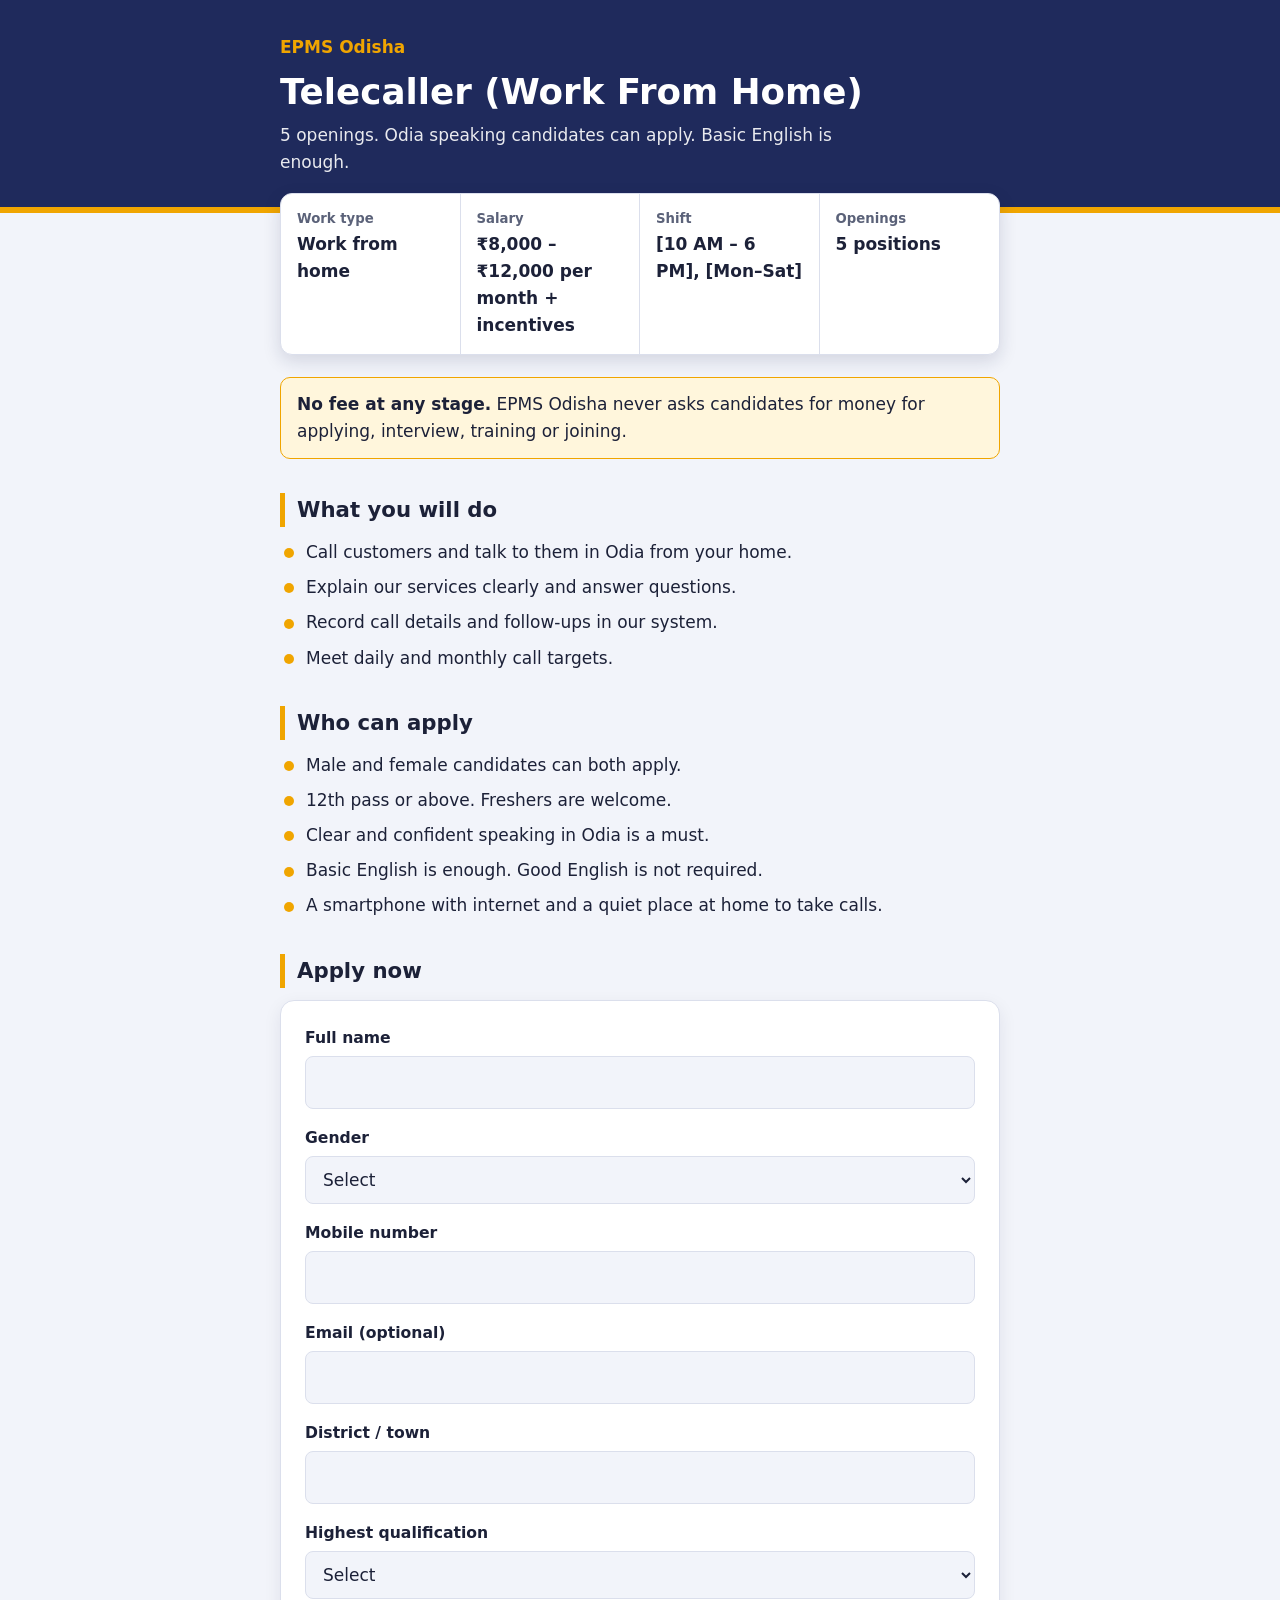
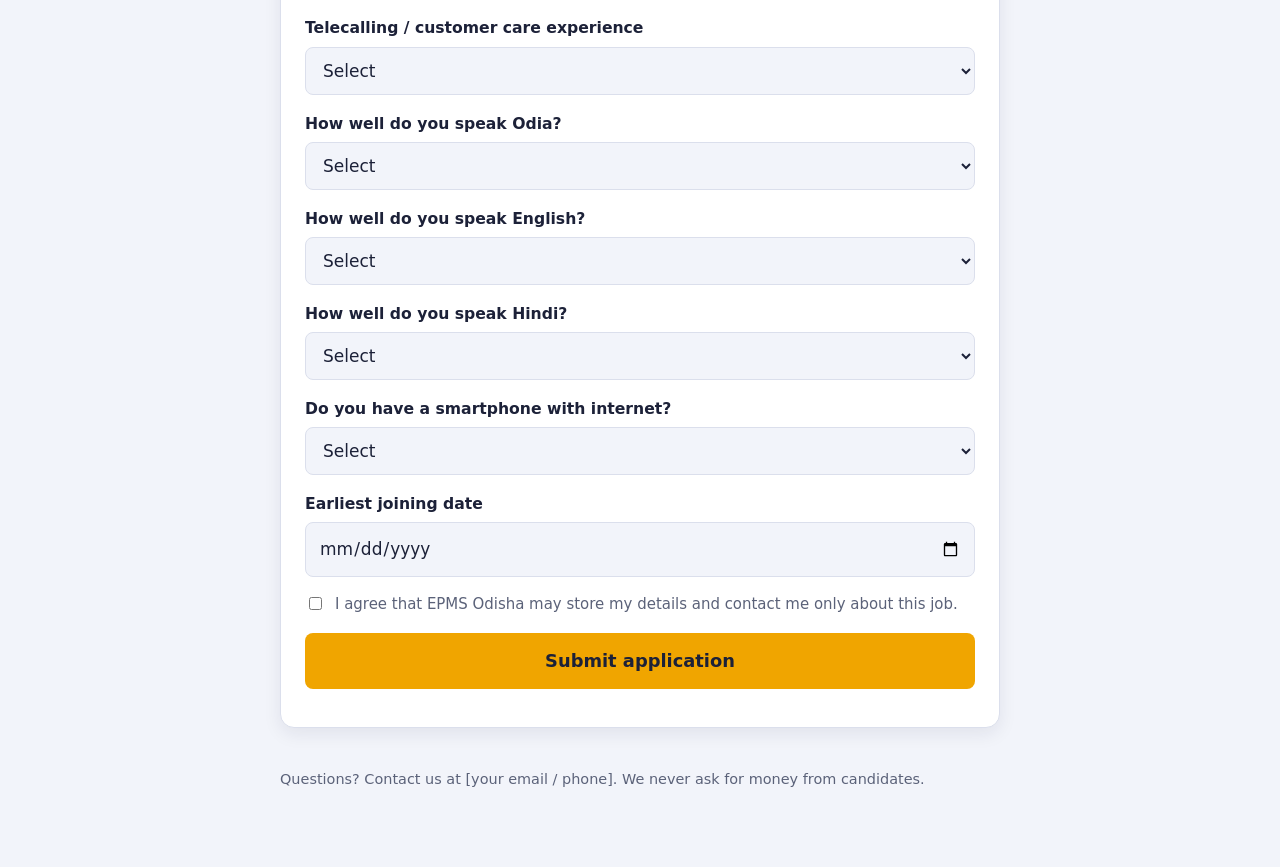
<file: career.html>
<!DOCTYPE html>
<html lang="en">
<head>
<meta charset="utf-8">
<meta name="viewport" content="width=device-width, initial-scale=1">
<title>Telecaller Work From Home Jobs | EPMS Odisha</title>
<meta name="description" content="Apply for Telecaller work from home jobs at EPMS Odisha. 5 openings. No fee is charged at any stage of hiring.">
<style>
  :root{
    --bg:#f2f4fa; --surface:#ffffff; --ink:#1c2138; --muted:#5b6279;
    --line:#dbdfec; --brand:#1f2a5c; --brand-ink:#ffffff; --accent:#f0a500;
    --soft:#fff6dc; --err:#b3261e; --ok:#17794a;
  }
  @media (prefers-color-scheme:dark){
    :root{--bg:#0f1226; --surface:#181c36; --ink:#e9ebf7; --muted:#a3a9c6;
      --line:#2b3158; --brand:#2c3a85; --brand-ink:#ffffff; --accent:#ffc233;
      --soft:#2a2a1a; --err:#ff8a80; --ok:#5bd69a;}
  }
  *{box-sizing:border-box}
  html{font-size:17px}
  body{margin:0;background:var(--bg);color:var(--ink);
    font-family:"Trebuchet MS","Segoe UI",system-ui,Roboto,Arial,sans-serif;line-height:1.6}
  .top{background:var(--brand);color:var(--brand-ink);border-bottom:6px solid var(--accent)}
  .top .in{max-width:760px;margin:0 auto;padding:34px 20px 30px}
  .org{font-weight:700;margin:0 0 10px;color:var(--accent);font-size:1rem}
  h1{font-size:2.1rem;line-height:1.15;margin:0 0 10px;font-weight:800}
  .top p.sub{margin:0;opacity:.9;max-width:52ch}
  .wrap{max-width:760px;margin:0 auto;padding:26px 20px 64px}
  h2{font-size:1.25rem;margin:34px 0 12px;padding-left:12px;border-left:5px solid var(--accent)}
  p{margin:0 0 12px}
  .muted{color:var(--muted)}
  .facts{display:grid;grid-template-columns:repeat(auto-fit,minmax(160px,1fr));gap:0;
    background:var(--surface);border:1px solid var(--line);border-radius:12px;overflow:hidden;margin:-46px 0 22px;
    box-shadow:0 6px 18px rgba(20,28,70,.14)}
  .fact{padding:14px 16px;font-weight:700;border-right:1px solid var(--line)}
  .fact:last-child{border-right:0}
  .fact b{display:block;font-size:.78rem;color:var(--muted);font-weight:600;margin-bottom:2px}
  ul{padding-left:0;margin:0 0 12px;list-style:none}
  li{margin-bottom:8px;padding-left:26px;position:relative}
  li::before{content:"";position:absolute;left:4px;top:.55em;width:10px;height:10px;border-radius:50%;background:var(--accent)}
  .notice{background:var(--soft);border:1px solid var(--accent);padding:13px 16px;border-radius:10px;margin:18px 0}
  form{background:var(--surface);border:1px solid var(--line);border-radius:14px;padding:24px;
    box-shadow:0 6px 18px rgba(20,28,70,.08)}
  label,legend{display:block;font-weight:700;font-size:.92rem;margin-bottom:6px}
  .field{margin-bottom:16px}
  input[type=text],input[type=tel],input[type=email],input[type=date],select{
    width:100%;padding:12px 13px;font:inherit;color:var(--ink);background:var(--bg);
    border:1.5px solid var(--line);border-radius:8px}
  input:focus,select:focus,button:focus-visible{outline:3px solid var(--accent);outline-offset:1px}
  .consent{display:flex;gap:10px;align-items:flex-start;font-weight:400;font-size:.88rem;color:var(--muted)}
  .consent input{margin-top:4px}
  button{font:inherit;font-weight:800;background:var(--accent);color:#1c2138;
    border:0;border-radius:8px;padding:14px 22px;cursor:pointer;width:100%;font-size:1.05rem}
  button:hover{filter:brightness(.96)}
  button[disabled]{opacity:.6;cursor:wait}
  .hp{position:absolute;left:-9999px}
  #status{margin-top:14px;font-weight:700}
  #status.ok{color:var(--ok)} #status.bad{color:var(--err)}
  footer{margin-top:40px;font-size:.85rem;color:var(--muted)}
  @media (max-width:560px){
    h1{font-size:1.7rem}
    .fact{border-right:0;border-bottom:1px solid var(--line)}
    .fact:last-child{border-bottom:0}
    .facts{margin-top:-36px}
  }
</style>
</head>
<body>
<div class="top"><div class="in">
    <p class="org">EPMS Odisha</p>
    <h1>Telecaller (Work From Home)</h1>
    <p class="sub">5 openings. Odia speaking candidates can apply. Basic English is enough.</p>
  </div></div>
<div class="wrap">

  <!-- EDIT these values -->
  <div class="facts">
    <div class="fact"><b>Work type</b>Work from home</div>
    <div class="fact"><b>Salary</b>₹8,000 – ₹12,000 per month + incentives</div>
    <div class="fact"><b>Shift</b>[10 AM – 6 PM], [Mon–Sat]</div>
    <div class="fact"><b>Openings</b>5 positions</div>
  </div>

  <div class="notice">
    <strong>No fee at any stage.</strong> EPMS Odisha never asks candidates for money for applying, interview, training or joining.
  </div>

  <h2>What you will do</h2>
  <ul>
    <li>Call customers and talk to them in Odia from your home.</li>
    <li>Explain our services clearly and answer questions.</li>
    <li>Record call details and follow-ups in our system.</li>
    <li>Meet daily and monthly call targets.</li>
  </ul>

  <h2>Who can apply</h2>
  <ul>
    <li>Male and female candidates can both apply.</li>
    <li>12th pass or above. Freshers are welcome.</li>
    <li>Clear and confident speaking in Odia is a must.</li>
    <li>Basic English is enough. Good English is not required.</li>
    <li>A smartphone with internet and a quiet place at home to take calls.</li>
  </ul>

  <h2>Apply now</h2>
  <form id="applyForm" novalidate>
    <input class="hp" type="text" name="website" tabindex="-1" autocomplete="off" aria-hidden="true">

    <div class="field">
      <label for="name">Full name</label>
      <input id="name" name="name" type="text" required autocomplete="name">
    </div>
    <div class="field">
      <label for="gender">Gender</label>
      <select id="gender" name="gender" required>
        <option value="">Select</option>
        <option>Male</option><option>Female</option><option>Other</option>
      </select>
    </div>
    <div class="field">
      <label for="phone">Mobile number</label>
      <input id="phone" name="phone" type="tel" inputmode="numeric" pattern="[6-9][0-9]{9}" maxlength="10" required autocomplete="tel">
    </div>
    <div class="field">
      <label for="email">Email (optional)</label>
      <input id="email" name="email" type="email" autocomplete="email">
    </div>
    <div class="field">
      <label for="city">District / town</label>
      <input id="city" name="city" type="text" required>
    </div>
    <div class="field">
      <label for="qualification">Highest qualification</label>
      <select id="qualification" name="qualification" required>
        <option value="">Select</option>
        <option>10th</option><option>12th</option><option>Graduate</option><option>Post graduate</option><option>Other</option>
      </select>
    </div>
    <div class="field">
      <label for="experience">Telecalling / customer care experience</label>
      <select id="experience" name="experience" required>
        <option value="">Select</option>
        <option>Fresher</option><option>Less than 1 year</option><option>1–2 years</option><option>More than 2 years</option>
      </select>
    </div>
    <div class="field">
      <label for="odia">How well do you speak Odia?</label>
      <select id="odia" name="odia" required>
        <option value="">Select</option>
        <option>Fluent</option><option>Good</option><option>Can manage</option>
      </select>
    </div>
    <div class="field">
      <label for="english">How well do you speak English?</label>
      <select id="english" name="english" required>
        <option value="">Select</option>
        <option>Basic</option><option>Good</option><option>Not at all</option>
      </select>
    </div>
    <div class="field">
      <label for="hindi">How well do you speak Hindi?</label>
      <select id="hindi" name="hindi">
        <option value="">Select</option>
        <option>Good</option><option>Basic</option><option>Not at all</option>
      </select>
    </div>
    <div class="field">
      <label for="device">Do you have a smartphone with internet?</label>
      <select id="device" name="device" required>
        <option value="">Select</option>
        <option>Yes</option><option>No</option>
      </select>
    </div>
    <div class="field">
      <label for="joining">Earliest joining date</label>
      <input id="joining" name="joining" type="date">
    </div>
    <div class="field">
      <label class="consent">
        <input type="checkbox" id="consent" required>
        I agree that EPMS Odisha may store my details and contact me only about this job.
      </label>
    </div>
    <button type="submit" id="submitBtn">Submit application</button>
    <div id="status" role="status" aria-live="polite"></div>
  </form>

  <footer>
    <p>Questions? Contact us at [your email / phone]. We never ask for money from candidates.</p>
  </footer>
</div>

<script>
  // PASTE your Google Apps Script Web App URL here
  const SCRIPT_URL = "https://script.google.com/macros/s/AKfycbwEgPW5jlGhAsJvCQSYBC65HfOqh_jMitTBDNhSbav5QRo1jjiRlmkFmcqP-GAN2udU/exec";

  const form = document.getElementById("applyForm");
  const btn = document.getElementById("submitBtn");
  const statusEl = document.getElementById("status");

  function show(msg, ok){ statusEl.textContent = msg; statusEl.className = ok ? "ok" : "bad"; }

  form.addEventListener("submit", async function(e){
    e.preventDefault();
    if (form.website.value) return; // bot trap
    if (!form.checkValidity()){ form.reportValidity(); return; }
    if (SCRIPT_URL.indexOf("PASTE_") === 0 || SCRIPT_URL.indexOf("PASTE") > -1 && SCRIPT_URL.indexOf("http") !== 0){ show("Form is not connected yet. Please contact us by phone.", false); return; }

    const data = new URLSearchParams();
    ["name","gender","phone","email","city","qualification","experience","odia","english","hindi","device","joining"].forEach(function(k){ data.append(k, form[k].value.trim()); });

    btn.disabled = true; btn.textContent = "Submitting...";
    try{
      await fetch(SCRIPT_URL, {method:"POST", mode:"no-cors", body:data});
      form.reset();
      show("Application submitted. Our team will call you soon.", true);
    }catch(err){
      show("Could not submit. Check your internet and try again.", false);
    }finally{
      btn.disabled = false; btn.textContent = "Submit application";
    }
  });
</script>
</body>
</html>
</file>
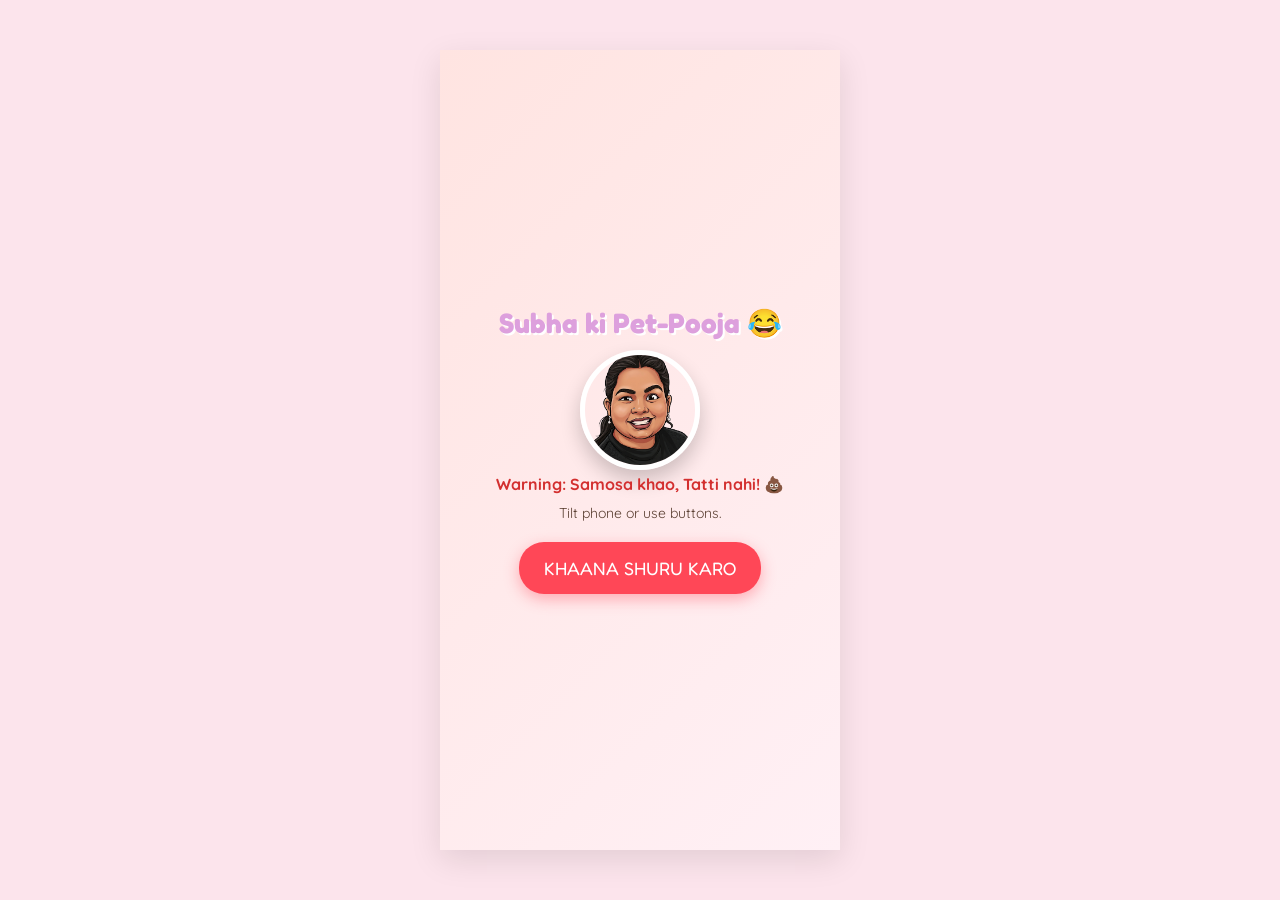
<file: kuchv.html>
<!DOCTYPE html>
<html lang="en">
<head>
    <meta charset="UTF-8">
    <meta name="viewport" content="width=device-width, initial-scale=1.0, maximum-scale=1.0, user-scalable=no">
    <title>Catch Subha's Snacks! 😂</title>
    
    <style>
        @import url('https://fonts.googleapis.com/css2?family=Fredoka+One&family=Quicksand:wght@600&display=swap');

        :root {
            --bg-peach: #ffe4e1; 
            --accent-pink: #ffb6c1; 
            --accent-purple: #dda0dd; 
            --text-color: #5c4033;
        }

        * { box-sizing: border-box; margin: 0; padding: 0; user-select: none; }

        body {
            background-color: #fce4ec; font-family: 'Quicksand', sans-serif;
            display: flex; justify-content: center; align-items: center;
            height: 100vh; overflow: hidden; touch-action: none;
        }

        #game-container {
            width: 100%; max-width: 400px; height: 100vh; max-height: 800px;
            background: linear-gradient(135deg, var(--bg-peach), #fff0f5);
            position: relative; box-shadow: 0 10px 30px rgba(0,0,0,0.1); overflow: hidden;
        }

        .screen {
            width: 100%; height: 100%; position: absolute; top: 0; left: 0;
            display: flex; flex-direction: column; justify-content: center;
            align-items: center; text-align: center; padding: 20px;
        }

        .hidden { display: none !important; }

        h1 {
            font-family: 'Fredoka One', cursive; color: var(--accent-purple);
            font-size: 28px; margin-bottom: 10px; text-shadow: 2px 2px #fff;
        }

        .mascot-img {
            width: 120px; height: 120px; border-radius: 50%; object-fit: cover;
            border: 5px solid white; box-shadow: 0 10px 20px rgba(0,0,0,0.2);
            animation: bounce 2s infinite ease-in-out;
        }

        button {
            background-color: #ff4757; color: #fff; border: none;
            padding: 15px 25px; font-size: 18px; font-family: 'Fredoka One', cursive;
            border-radius: 25px; box-shadow: 0 5px 15px rgba(255, 71, 87, 0.4); cursor: pointer;
        }
        button:active { transform: scale(0.95); }

        #ui-bar {
            position: absolute; top: 0; width: 100%; padding: 15px 20px;
            display: flex; justify-content: space-between; font-family: 'Fredoka One', cursive;
            font-size: 20px; color: var(--text-color); z-index: 10;
        }

        #funny-message, #gross-message {
            position: absolute; top: 60px; background: rgba(255, 255, 255, 0.9);
            padding: 10px 20px; border-radius: 15px; font-weight: bold;
            color: #ff4757; animation: popIn 0.3s ease-out; z-index: 5;
            border: 2px solid #ff4757;
        }

        /* Poop Message Styling - Brown */
        #gross-message { background: #8d6e63; color: #fff; border-color: #5d4037; font-size: 22px; top: 120px; }

        #play-area { position: absolute; top: 0; left: 0; width: 100%; height: calc(100% - 80px); }

        #character {
            position: absolute; bottom: 20px; left: 50%;
            transform: translateX(-50%);
            width: 70px; height: 70px; 
            border-radius: 50%; object-fit: cover;
            border: 3px solid var(--accent-purple);
            box-shadow: 0 5px 15px rgba(0,0,0,0.3);
            transition: left 0.1s ease-out, width 0.3s, filter 0.2s, transform 0.1s;
            z-index: 10;
        }

        .eating { border-color: #4CAF50 !important; filter: brightness(1.2); }
        /* Disgust makes face look sick/brownish */
        .disgust { filter: sepia(80%) hue-rotate(30deg) saturate(200%) brightness(0.8) !important; transform: translateX(-50%) scale(0.8) !important; border-color: #5d4037 !important; }

        .falling-item { position: absolute; font-size: 40px; z-index: 5; }
        .floating-score { position: absolute; font-weight: bold; font-size: 24px; animation: floatUp 1s ease-out forwards; z-index: 20; text-shadow: 1px 1px 0 #fff; }
        #controls { position: absolute; bottom: 10px; width: 100%; display: flex; justify-content: space-around; padding: 0 20px; z-index: 15; }
        .control-btn { width: 70px; height: 70px; border-radius: 50%; font-size: 30px; background: rgba(255, 255, 255, 0.7); border: 2px solid #ffb6c1; display: flex; justify-content: center; align-items: center; }

        @keyframes bounce { 0%, 100% { transform: translateY(0); } 50% { transform: translateY(-15px); } }
        @keyframes popIn { 0% { transform: scale(0.5); opacity: 0; } 100% { transform: scale(1); opacity: 1; } }
        @keyframes floatUp { 0% { opacity: 1; transform: translateY(0) scale(1); } 100% { opacity: 0; transform: translateY(-50px) scale(1.5); } }
    </style>
</head>
<body>

    <div id="game-container">
        <!-- Start Screen -->
        <div id="start-screen" class="screen">
            <h1>Subha ki Pet-Pooja 😂</h1>
            <div class="mascot">
                <img src="subha.png" alt="Face" class="mascot-img">
            </div>
            <p style="margin-bottom:10px; color:#d32f2f; font-weight:bold;">Warning: Samosa khao, Tatti nahi! 💩</p>
            <p style="margin-bottom:20px; color:#5c4033; font-size:14px;">Tilt phone or use buttons.</p>
            <button id="start-btn">KHAANA SHURU KARO</button>
        </div>

        <!-- Game Screen -->
        <div id="game-screen" class="screen hidden">
            <div id="ui-bar">
                <div id="score-display">Score: 0</div>
                <div id="timer-display">Time: 60s</div>
            </div>
            
            <div id="funny-message" class="hidden">Khana mat girana bhukkad!</div>
            <div id="gross-message" class="hidden">Chhi chhi! Tatti kha li! 🤮💩</div>

            <div id="play-area">
                <!-- Custom Face Character -->
                <img id="character" src="subha.png" alt="Subha">
            </div>

            <div id="controls">
                <button id="btn-left" class="control-btn">⬅️</button>
                <button id="btn-right" class="control-btn">➡️</button>
            </div>
        </div>

        <!-- End Screen -->
        <div id="end-screen" class="screen hidden">
            <h1 id="end-title">Time Up!</h1>
            <div class="mascot" id="end-mascot">
                <img src="subha.png" alt="Face" class="mascot-img end-mascot-img" id="result-face">
            </div>
            <h2 id="final-score-text">Score: 0</h2>
            <h3 id="rank-title">Rank</h3>
            <p id="personalized-msg" style="margin-top: 10px; font-weight: bold; color: #d32f2f; padding: 0 15px;"></p>
            <button id="restart-btn" style="margin-top: 20px;">Ek Aur Baar Khayegi? 🔁</button>
        </div>
    </div>

    <script>
        const startScreen = document.getElementById('start-screen');
        const gameScreen = document.getElementById('game-screen');
        const endScreen = document.getElementById('end-screen');
        const startBtn = document.getElementById('start-btn');
        const restartBtn = document.getElementById('restart-btn');
        const character = document.getElementById('character');
        const resultFace = document.getElementById('result-face');
        const playArea = document.getElementById('play-area');
        const scoreDisplay = document.getElementById('score-display');
        const timerDisplay = document.getElementById('timer-display');
        const funnyMessage = document.getElementById('funny-message');
        const grossMessage = document.getElementById('gross-message');

        let score = 0, timeLeft = 60, charWidth = 70;
        let gameInterval, spawnerInterval, msgInterval, animationFrameId;
        let isPlaying = false;
        let charX = 50; 
        let items = [];
        let moveDirection = 0; 
        let tiltGamma = 0; 

        const CHAR_SPEED = 6;
        const snacks = [
            { emoji: '🥟', points: 10 }, { emoji: '🍕', points: 10 },
            { emoji: '🧆', points: 10 }, { emoji: '🍔', points: 10 },
            { emoji: '🍩', points: 10 }, { emoji: '💩', points: -25 } // Tatti entry! Minus 25 point 😂
        ];

        const roasts = [
            "Subha, chair toot jayegi teri! 😂",
            "Kitna khayegi bhalu? 🐻",
            "Samosa gira toh paap lagega!",
            "Tatti se bach ke rahiyo! 💩",
            "Muh chota hai par bhookh badi!",
            "Chhi chhi kya khaa rahi hai be!"
        ];

        const audioCtx = new (window.AudioContext || window.webkitAudioContext)();
        function playSound(type) {
            if (audioCtx.state === 'suspended') audioCtx.resume();
            const osc = audioCtx.createOscillator();
            const gain = audioCtx.createGain();
            osc.connect(gain); gain.connect(audioCtx.destination);
            
            if (type === 'good') {
                osc.type = 'sine'; osc.frequency.setValueAtTime(800, audioCtx.currentTime);
                osc.frequency.exponentialRampToValueAtTime(1200, audioCtx.currentTime + 0.1);
                gain.gain.setValueAtTime(0.1, audioCtx.currentTime); gain.gain.exponentialRampToValueAtTime(0.01, audioCtx.currentTime + 0.1);
            } else { // Gross fart sound for Poop 💩
                osc.type = 'sawtooth'; osc.frequency.setValueAtTime(100, audioCtx.currentTime);
                osc.frequency.linearRampToValueAtTime(40, audioCtx.currentTime + 0.5);
                gain.gain.setValueAtTime(0.3, audioCtx.currentTime); gain.gain.exponentialRampToValueAtTime(0.01, audioCtx.currentTime + 0.5);
            }
            osc.start(); osc.stop(audioCtx.currentTime + 0.5);
        }

        function handleOrientation(event) {
            if (!isPlaying) return;
            let gamma = event.gamma; 
            if (gamma > 45) gamma = 45; if (gamma < -45) gamma = -45;
            tiltGamma = gamma / 4; 
        }

        function updateCharacterPosition() {
            if (!isPlaying) return;
            if (Math.abs(tiltGamma) > 0.5) charX += tiltGamma;
            else charX += moveDirection * CHAR_SPEED;
            
            charX = Math.max(5, Math.min(95, charX));
            character.style.left = `${charX}%`;
        }

        const startMoveLeft = (e) => { e.preventDefault(); moveDirection = -1; };
        const startMoveRight = (e) => { e.preventDefault(); moveDirection = 1; };
        const stopMove = (e) => { e.preventDefault(); moveDirection = 0; };
        document.getElementById('btn-left').addEventListener('touchstart', startMoveLeft, {passive: false});
        document.getElementById('btn-left').addEventListener('mousedown', startMoveLeft);
        document.getElementById('btn-right').addEventListener('touchstart', startMoveRight, {passive: false});
        document.getElementById('btn-right').addEventListener('mousedown', startMoveRight);
        window.addEventListener('touchend', stopMove); window.addEventListener('mouseup', stopMove);

        function spawnItem() {
            const itemData = snacks[Math.floor(Math.random() * snacks.length)];
            const itemEl = document.createElement('div');
            itemEl.classList.add('falling-item');
            itemEl.innerText = itemData.emoji;
            const startX = 10 + Math.random() * 80;
            itemEl.style.left = `${startX}%`; itemEl.style.top = `-50px`;
            playArea.appendChild(itemEl);
            items.push({ el: itemEl, x: startX, y: -50, speed: 4 + Math.random() * 5, points: itemData.points, isPoop: itemData.points < 0 });
        }

        function showFloatingScore(points, x, y) {
            const floatText = document.createElement('div');
            floatText.classList.add('floating-score');
            floatText.innerText = points > 0 ? `+${points} Yum!` : `Chhi! ${points}`;
            floatText.style.color = points > 0 ? '#ff4757' : '#8d6e63';
            floatText.style.left = `${x}%`; floatText.style.top = `${y}px`;
            playArea.appendChild(floatText);
            setTimeout(() => floatText.remove(), 1000);
        }

        function showRandomRoast() {
            funnyMessage.innerText = roasts[Math.floor(Math.random() * roasts.length)];
            funnyMessage.classList.remove('hidden');
            setTimeout(() => funnyMessage.classList.add('hidden'), 2500);
        }

        function gameLoop() {
            if (!isPlaying) return;
            updateCharacterPosition();
            
            const charRect = character.getBoundingClientRect();
            const playAreaRect = playArea.getBoundingClientRect();
            
            for (let i = items.length - 1; i >= 0; i--) {
                let item = items[i];
                item.y += item.speed; item.el.style.top = `${item.y}px`;
                const itemRect = item.el.getBoundingClientRect();
                
                if (itemRect.bottom >= charRect.top + 10 && itemRect.top <= charRect.bottom && itemRect.right >= charRect.left + 5 && itemRect.left <= charRect.right - 5) {
                    
                    score += item.points;
                    scoreDisplay.innerText = `Score: ${score}`;
                    
                    if (item.points > 0) {
                        charWidth = Math.min(180, charWidth + 3); 
                        playSound('good');
                        character.classList.add('eating');
                    } else {
                        // Tatti Logic: Muh chota ho jayega aur bimar dikhegi 😂
                        charWidth = Math.max(70, charWidth - 15); 
                        playSound('bad');
                        character.classList.add('disgust');
                        grossMessage.innerText = "Chhi chhi! Tatti kha li! 🤮💩";
                        grossMessage.classList.remove('hidden');
                        setTimeout(() => grossMessage.classList.add('hidden'), 1500);
                    }
                    
                    character.style.width = `${charWidth}px`; 
                    showFloatingScore(item.points, item.x, item.y);
                    
                    setTimeout(() => character.classList.remove('eating', 'disgust'), 300);
                    item.el.remove(); items.splice(i, 1); continue;
                }
                
                if (item.y > playAreaRect.height) { 
                    if(item.points > 0 && Math.random() > 0.7) {
                        funnyMessage.innerText = "Samosa gir gaya, par Tatti chhod di? 😂";
                        funnyMessage.classList.remove('hidden');
                        setTimeout(() => funnyMessage.classList.add('hidden'), 2000);
                    }
                    item.el.remove(); items.splice(i, 1); 
                }
            }
            animationFrameId = requestAnimationFrame(gameLoop);
        }

        function endGame() {
            isPlaying = false;
            clearInterval(gameInterval); clearInterval(spawnerInterval); clearInterval(msgInterval);
            cancelAnimationFrame(animationFrameId);
            items.forEach(item => item.el.remove()); items = [];
            
            gameScreen.classList.add('hidden'); endScreen.classList.remove('hidden');
            document.getElementById('final-score-text').innerText = `Total Score: ${score}`;
            
            const rankTitle = document.getElementById('rank-title');
            const msg = document.getElementById('personalized-msg');
            
            resultFace.style.width = `${Math.max(120, charWidth)}px`;

            // Poop Special Roasts 😂
            if (score < 0) {
                rankTitle.innerText = "Tatti-Khor Rani 💩🤮";
                msg.innerText = "Chhi Subha! Samosa chhod ke baith ke tatti kha rahi thi kya? Jaake pehle muh dho ke aa! 🤮😂";
            }
            else if (score <= 50) { 
                rankTitle.innerText = "Kuposhit (Malnourished) 🦴"; 
                msg.innerText = "Kya fayda aisi zindagi ka? 2-4 baar toh pakka gobar khaya hai tune! 😂"; 
            }
            else if (score <= 150) { 
                rankTitle.innerText = "Petu Halwai 👨‍🍳"; 
                msg.innerText = "Chalo at least tatti kam khayi hai is baar. Par diet kab shuru hogi be? 🤣"; 
            }
            else if (score <= 300) { 
                rankTitle.innerText = "Maha-Bhukkad Pro Max 🍔"; 
                msg.innerText = "Kha kha ke screen se bahar aayegi kya? Tatti se bach bach ke itna kha liya! 🤡"; 
            }
            else { 
                rankTitle.innerText = "Kumbhakaran Ki Behen 👹"; 
                msg.innerText = "Maan gaye boss! Poori dukan kha gayi! Pakka raaste ka kachra bhi saaf kiya hoga! 🤯💀"; 
            }
        }

        function initGame() {
            if (audioCtx.state === 'suspended') audioCtx.resume();
            
            if (typeof DeviceOrientationEvent !== 'undefined' && typeof DeviceOrientationEvent.requestPermission === 'function') {
                DeviceOrientationEvent.requestPermission().then(permissionState => {
                    if (permissionState === 'granted') window.addEventListener('deviceorientation', handleOrientation);
                }).catch(console.error);
            } else {
                window.addEventListener('deviceorientation', handleOrientation);
            }

            startScreen.classList.add('hidden'); endScreen.classList.add('hidden'); gameScreen.classList.remove('hidden');
            
            score = 0; timeLeft = 60; charX = 50; tiltGamma = 0; charWidth = 70;
            character.style.width = `${charWidth}px`;
            character.style.left = '50%'; character.style.transform = 'translateX(-50%)';
            scoreDisplay.innerText = `Score: ${score}`; timerDisplay.innerText = `Time: ${timeLeft}s`;
            
            isPlaying = true;
            gameInterval = setInterval(() => { timeLeft--; timerDisplay.innerText = `Time: ${timeLeft}s`; if (timeLeft <= 0) endGame(); }, 1000);
            spawnerInterval = setInterval(spawnItem, 500); 
            msgInterval = setInterval(showRandomRoast, 3000);
            gameLoop();
        }

        startBtn.addEventListener('click', initGame);
        restartBtn.addEventListener('click', initGame);
    </script>
</body>
</html>
</file>
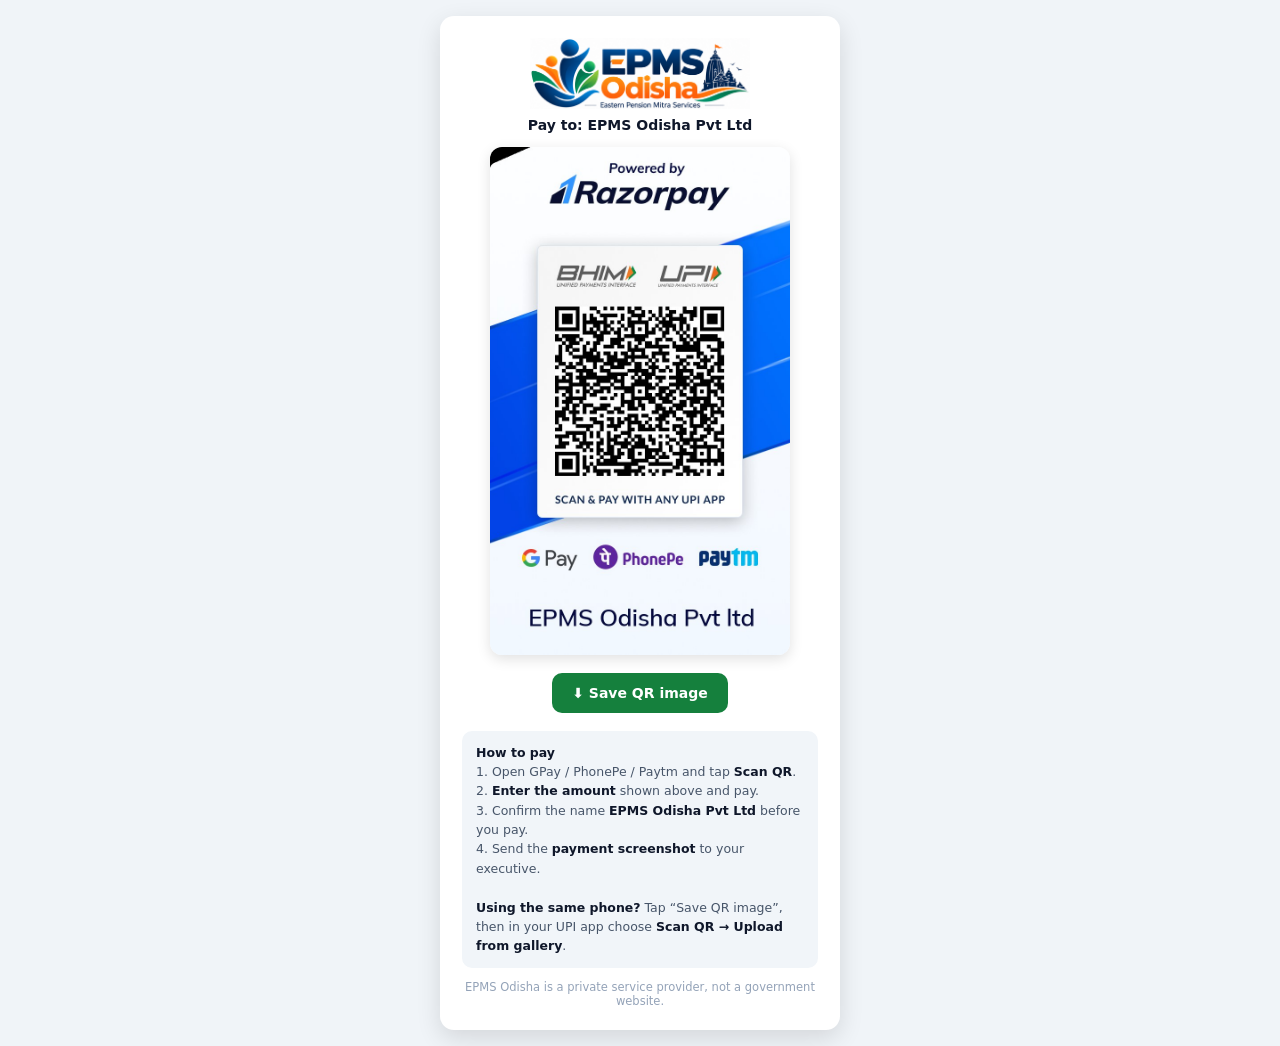
<file: qr.html>
<!DOCTYPE html>
<html lang="en"><head><meta charset="UTF-8"><meta name="viewport" content="width=device-width,initial-scale=1"><title>EPMS Odisha — Pay by QR</title>
<link rel="icon" type="image/png" href="/favicon-64.png"><meta name="robots" content="noindex,nofollow">
<meta property="og:title" content="Pay by QR — EPMS Odisha"><meta property="og:description" content="Scan this QR with any UPI app to pay EPMS Odisha."><meta property="og:image" content="https://epmsodisha.in/qr.jpg">
<style>
*{box-sizing:border-box;font-family:'Segoe UI',system-ui,sans-serif;margin:0}
body{background:#f0f4f8;min-height:100vh;display:flex;align-items:center;justify-content:center;padding:16px}
.c{background:#fff;border-radius:14px;padding:22px;max-width:400px;width:100%;text-align:center;box-shadow:0 8px 24px rgba(0,0,0,.12)}
.logo{width:100%;max-width:220px;height:auto;display:block;margin:0 auto 8px}
.amt{font-size:34px;font-weight:700;color:#15803d;margin:8px 0 0}.to{font-size:14px;font-weight:600;color:#0f172a}
.q{width:100%;max-width:300px;height:auto;border-radius:12px;margin:14px auto;display:block;box-shadow:0 4px 14px rgba(0,0,0,.12)}
.a{display:inline-block;background:#15803d;color:#fff;text-decoration:none;padding:12px 20px;border-radius:10px;font-weight:700;font-size:14px;margin:4px 0}
.n{background:#f1f5f9;border-radius:10px;padding:12px 14px;font-size:12.5px;color:#475569;text-align:left;line-height:1.55;margin-top:14px}.n b{color:#0f172a}
p.sm{font-size:11.5px;color:#94a3b8;margin-top:12px}
</style></head><body><div class="c">
<img class="logo" src="/logo.png" alt="EPMS Odisha — Eastern Pension Mitra Services">
<div id="amt"></div>
<div class="to">Pay to: EPMS Odisha Pvt Ltd</div>
<img class="q" src="/qr.jpg" alt="UPI QR code for EPMS Odisha Pvt Ltd">
<a class="a" href="/qr.jpg" download="EPMS-Odisha-QR.jpg">⬇ Save QR image</a>
<div class="n"><b>How to pay</b><br>
1. Open GPay / PhonePe / Paytm and tap <b>Scan QR</b>.<br>
2. <b>Enter the amount</b> shown above and pay.<br>
3. Confirm the name <b>EPMS Odisha Pvt Ltd</b> before you pay.<br>
4. Send the <b>payment screenshot</b> to your executive.<br><br>
<b>Using the same phone?</b> Tap “Save QR image”, then in your UPI app choose <b>Scan QR → Upload from gallery</b>.</div>
<p class="sm">EPMS Odisha is a private service provider, not a government website.</p>
</div>
<script>
const a=parseFloat(new URLSearchParams(location.search).get('am'));
if(a>=1&&a<=100000){const d=document.getElementById('amt');const s=document.createElement('p');s.style.cssText='font-size:13px;color:#64748b;margin-top:6px';s.textContent='Service fee for your MBPY application support';const v=document.createElement('div');v.className='amt';v.textContent='₹ '+a;d.append(s,v)}
</script></body></html>
</file>
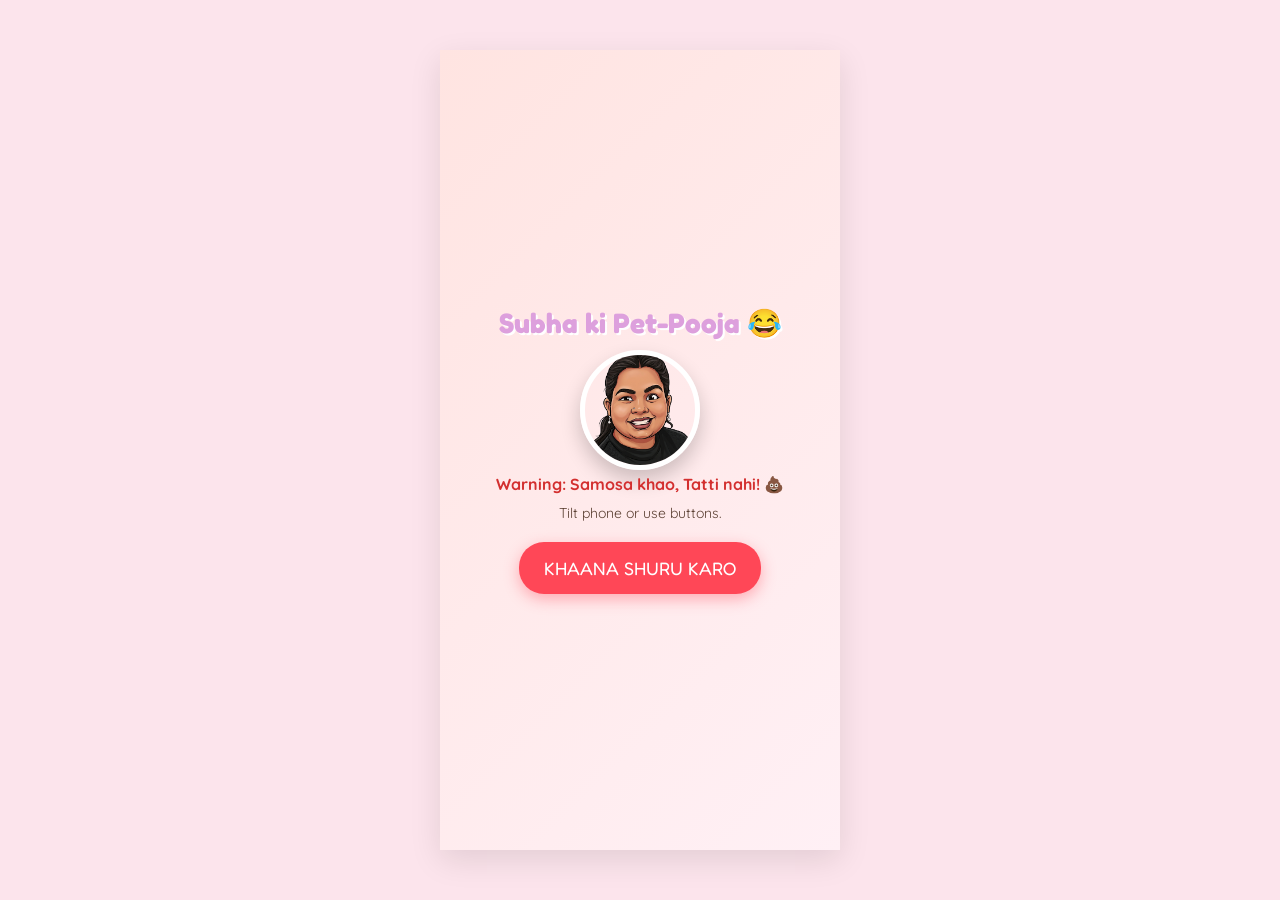
<file: subha.html>
<!DOCTYPE html>
<html lang="en">
<head>
    <meta charset="UTF-8">
    <meta name="viewport" content="width=device-width, initial-scale=1.0, maximum-scale=1.0, user-scalable=no">
    <title>Catch Subha's Snacks! 😂</title>
    
    <style>
        @import url('https://fonts.googleapis.com/css2?family=Fredoka+One&family=Quicksand:wght@600&display=swap');

        :root {
            --bg-peach: #ffe4e1; 
            --accent-pink: #ffb6c1; 
            --accent-purple: #dda0dd; 
            --text-color: #5c4033;
        }

        * { box-sizing: border-box; margin: 0; padding: 0; user-select: none; }

        body {
            background-color: #fce4ec; font-family: 'Quicksand', sans-serif;
            display: flex; justify-content: center; align-items: center;
            height: 100vh; overflow: hidden; touch-action: none;
        }

        #game-container {
            width: 100%; max-width: 400px; height: 100vh; max-height: 800px;
            background: linear-gradient(135deg, var(--bg-peach), #fff0f5);
            position: relative; box-shadow: 0 10px 30px rgba(0,0,0,0.1); overflow: hidden;
        }

        .screen {
            width: 100%; height: 100%; position: absolute; top: 0; left: 0;
            display: flex; flex-direction: column; justify-content: center;
            align-items: center; text-align: center; padding: 20px;
        }

        .hidden { display: none !important; }

        h1 {
            font-family: 'Fredoka One', cursive; color: var(--accent-purple);
            font-size: 28px; margin-bottom: 10px; text-shadow: 2px 2px #fff;
        }

        .mascot-img {
            width: 120px; height: 120px; border-radius: 50%; object-fit: cover;
            border: 5px solid white; box-shadow: 0 10px 20px rgba(0,0,0,0.2);
            animation: bounce 2s infinite ease-in-out;
        }

        button {
            background-color: #ff4757; color: #fff; border: none;
            padding: 15px 25px; font-size: 18px; font-family: 'Fredoka One', cursive;
            border-radius: 25px; box-shadow: 0 5px 15px rgba(255, 71, 87, 0.4); cursor: pointer;
        }
        button:active { transform: scale(0.95); }

        #ui-bar {
            position: absolute; top: 0; width: 100%; padding: 15px 20px;
            display: flex; justify-content: space-between; font-family: 'Fredoka One', cursive;
            font-size: 20px; color: var(--text-color); z-index: 10;
        }

        #funny-message, #gross-message {
            position: absolute; top: 60px; background: rgba(255, 255, 255, 0.9);
            padding: 10px 20px; border-radius: 15px; font-weight: bold;
            color: #ff4757; animation: popIn 0.3s ease-out; z-index: 5;
            border: 2px solid #ff4757;
        }

        /* Poop Message Styling - Brown */
        #gross-message { background: #8d6e63; color: #fff; border-color: #5d4037; font-size: 22px; top: 120px; }

        #play-area { position: absolute; top: 0; left: 0; width: 100%; height: calc(100% - 80px); }

        #character {
            position: absolute; bottom: 20px; left: 50%;
            transform: translateX(-50%);
            width: 70px; height: 70px; 
            border-radius: 50%; object-fit: cover;
            border: 3px solid var(--accent-purple);
            box-shadow: 0 5px 15px rgba(0,0,0,0.3);
            transition: left 0.1s ease-out, width 0.3s, filter 0.2s, transform 0.1s;
            z-index: 10;
        }

        .eating { border-color: #4CAF50 !important; filter: brightness(1.2); }
        /* Disgust makes face look sick/brownish */
        .disgust { filter: sepia(80%) hue-rotate(30deg) saturate(200%) brightness(0.8) !important; transform: translateX(-50%) scale(0.8) !important; border-color: #5d4037 !important; }

        .falling-item { position: absolute; font-size: 40px; z-index: 5; }
        .floating-score { position: absolute; font-weight: bold; font-size: 24px; animation: floatUp 1s ease-out forwards; z-index: 20; text-shadow: 1px 1px 0 #fff; }
        #controls { position: absolute; bottom: 10px; width: 100%; display: flex; justify-content: space-around; padding: 0 20px; z-index: 15; }
        .control-btn { width: 70px; height: 70px; border-radius: 50%; font-size: 30px; background: rgba(255, 255, 255, 0.7); border: 2px solid #ffb6c1; display: flex; justify-content: center; align-items: center; }

        @keyframes bounce { 0%, 100% { transform: translateY(0); } 50% { transform: translateY(-15px); } }
        @keyframes popIn { 0% { transform: scale(0.5); opacity: 0; } 100% { transform: scale(1); opacity: 1; } }
        @keyframes floatUp { 0% { opacity: 1; transform: translateY(0) scale(1); } 100% { opacity: 0; transform: translateY(-50px) scale(1.5); } }
    </style>
</head>
<body>

    <div id="game-container">
        <!-- Start Screen -->
        <div id="start-screen" class="screen">
            <h1>Subha ki Pet-Pooja 😂</h1>
            <div class="mascot">
                <img src="subha.png" alt="Face" class="mascot-img">
            </div>
            <p style="margin-bottom:10px; color:#d32f2f; font-weight:bold;">Warning: Samosa khao, Tatti nahi! 💩</p>
            <p style="margin-bottom:20px; color:#5c4033; font-size:14px;">Tilt phone or use buttons.</p>
            <button id="start-btn">KHAANA SHURU KARO</button>
        </div>

        <!-- Game Screen -->
        <div id="game-screen" class="screen hidden">
            <div id="ui-bar">
                <div id="score-display">Score: 0</div>
                <div id="timer-display">Time: 60s</div>
            </div>
            
            <div id="funny-message" class="hidden">Khana mat girana bhukkad!</div>
            <div id="gross-message" class="hidden">Chhi chhi! Tatti kha li! 🤮💩</div>

            <div id="play-area">
                <!-- Custom Face Character -->
                <img id="character" src="subha.png" alt="Subha">
            </div>

            <div id="controls">
                <button id="btn-left" class="control-btn">⬅️</button>
                <button id="btn-right" class="control-btn">➡️</button>
            </div>
        </div>

        <!-- End Screen -->
        <div id="end-screen" class="screen hidden">
            <h1 id="end-title">Time Up!</h1>
            <div class="mascot" id="end-mascot">
                <img src="subha.png" alt="Face" class="mascot-img end-mascot-img" id="result-face">
            </div>
            <h2 id="final-score-text">Score: 0</h2>
            <h3 id="rank-title">Rank</h3>
            <p id="personalized-msg" style="margin-top: 10px; font-weight: bold; color: #d32f2f; padding: 0 15px;"></p>
            <button id="restart-btn" style="margin-top: 20px;">Ek Aur Baar Khayegi? 🔁</button>
        </div>
    </div>

    <script>
        const startScreen = document.getElementById('start-screen');
        const gameScreen = document.getElementById('game-screen');
        const endScreen = document.getElementById('end-screen');
        const startBtn = document.getElementById('start-btn');
        const restartBtn = document.getElementById('restart-btn');
        const character = document.getElementById('character');
        const resultFace = document.getElementById('result-face');
        const playArea = document.getElementById('play-area');
        const scoreDisplay = document.getElementById('score-display');
        const timerDisplay = document.getElementById('timer-display');
        const funnyMessage = document.getElementById('funny-message');
        const grossMessage = document.getElementById('gross-message');

        let score = 0, timeLeft = 60, charWidth = 70;
        let gameInterval, spawnerInterval, msgInterval, animationFrameId;
        let isPlaying = false;
        let charX = 50; 
        let items = [];
        let moveDirection = 0; 
        let tiltGamma = 0; 

        const CHAR_SPEED = 6;
        const snacks = [
            { emoji: '🥟', points: 10 }, { emoji: '🍕', points: 10 },
            { emoji: '🧆', points: 10 }, { emoji: '🍔', points: 10 },
            { emoji: '🍩', points: 10 }, { emoji: '💩', points: -25 } // Tatti entry! Minus 25 point 😂
        ];

        const roasts = [
            "Subha, chair toot jayegi teri! 😂",
            "Kitna khayegi bhalu? 🐻",
            "Samosa gira toh paap lagega!",
            "Tatti se bach ke rahiyo! 💩",
            "Muh chota hai par bhookh badi!",
            "Chhi chhi kya khaa rahi hai be!"
        ];

        const audioCtx = new (window.AudioContext || window.webkitAudioContext)();
        function playSound(type) {
            if (audioCtx.state === 'suspended') audioCtx.resume();
            const osc = audioCtx.createOscillator();
            const gain = audioCtx.createGain();
            osc.connect(gain); gain.connect(audioCtx.destination);
            
            if (type === 'good') {
                osc.type = 'sine'; osc.frequency.setValueAtTime(800, audioCtx.currentTime);
                osc.frequency.exponentialRampToValueAtTime(1200, audioCtx.currentTime + 0.1);
                gain.gain.setValueAtTime(0.1, audioCtx.currentTime); gain.gain.exponentialRampToValueAtTime(0.01, audioCtx.currentTime + 0.1);
            } else { // Gross fart sound for Poop 💩
                osc.type = 'sawtooth'; osc.frequency.setValueAtTime(100, audioCtx.currentTime);
                osc.frequency.linearRampToValueAtTime(40, audioCtx.currentTime + 0.5);
                gain.gain.setValueAtTime(0.3, audioCtx.currentTime); gain.gain.exponentialRampToValueAtTime(0.01, audioCtx.currentTime + 0.5);
            }
            osc.start(); osc.stop(audioCtx.currentTime + 0.5);
        }

        function handleOrientation(event) {
            if (!isPlaying) return;
            let gamma = event.gamma; 
            if (gamma > 45) gamma = 45; if (gamma < -45) gamma = -45;
            tiltGamma = gamma / 4; 
        }

        function updateCharacterPosition() {
            if (!isPlaying) return;
            if (Math.abs(tiltGamma) > 0.5) charX += tiltGamma;
            else charX += moveDirection * CHAR_SPEED;
            
            charX = Math.max(5, Math.min(95, charX));
            character.style.left = `${charX}%`;
        }

        const startMoveLeft = (e) => { e.preventDefault(); moveDirection = -1; };
        const startMoveRight = (e) => { e.preventDefault(); moveDirection = 1; };
        const stopMove = (e) => { e.preventDefault(); moveDirection = 0; };
        document.getElementById('btn-left').addEventListener('touchstart', startMoveLeft, {passive: false});
        document.getElementById('btn-left').addEventListener('mousedown', startMoveLeft);
        document.getElementById('btn-right').addEventListener('touchstart', startMoveRight, {passive: false});
        document.getElementById('btn-right').addEventListener('mousedown', startMoveRight);
        window.addEventListener('touchend', stopMove); window.addEventListener('mouseup', stopMove);

        function spawnItem() {
            const itemData = snacks[Math.floor(Math.random() * snacks.length)];
            const itemEl = document.createElement('div');
            itemEl.classList.add('falling-item');
            itemEl.innerText = itemData.emoji;
            const startX = 10 + Math.random() * 80;
            itemEl.style.left = `${startX}%`; itemEl.style.top = `-50px`;
            playArea.appendChild(itemEl);
            items.push({ el: itemEl, x: startX, y: -50, speed: 4 + Math.random() * 5, points: itemData.points, isPoop: itemData.points < 0 });
        }

        function showFloatingScore(points, x, y) {
            const floatText = document.createElement('div');
            floatText.classList.add('floating-score');
            floatText.innerText = points > 0 ? `+${points} Yum!` : `Chhi! ${points}`;
            floatText.style.color = points > 0 ? '#ff4757' : '#8d6e63';
            floatText.style.left = `${x}%`; floatText.style.top = `${y}px`;
            playArea.appendChild(floatText);
            setTimeout(() => floatText.remove(), 1000);
        }

        function showRandomRoast() {
            funnyMessage.innerText = roasts[Math.floor(Math.random() * roasts.length)];
            funnyMessage.classList.remove('hidden');
            setTimeout(() => funnyMessage.classList.add('hidden'), 2500);
        }

        function gameLoop() {
            if (!isPlaying) return;
            updateCharacterPosition();
            
            const charRect = character.getBoundingClientRect();
            const playAreaRect = playArea.getBoundingClientRect();
            
            for (let i = items.length - 1; i >= 0; i--) {
                let item = items[i];
                item.y += item.speed; item.el.style.top = `${item.y}px`;
                const itemRect = item.el.getBoundingClientRect();
                
                if (itemRect.bottom >= charRect.top + 10 && itemRect.top <= charRect.bottom && itemRect.right >= charRect.left + 5 && itemRect.left <= charRect.right - 5) {
                    
                    score += item.points;
                    scoreDisplay.innerText = `Score: ${score}`;
                    
                    if (item.points > 0) {
                        charWidth = Math.min(180, charWidth + 3); 
                        playSound('good');
                        character.classList.add('eating');
                    } else {
                        // Tatti Logic: Muh chota ho jayega aur bimar dikhegi 😂
                        charWidth = Math.max(70, charWidth - 15); 
                        playSound('bad');
                        character.classList.add('disgust');
                        grossMessage.innerText = "Chhi chhi! Tatti kha li! 🤮💩";
                        grossMessage.classList.remove('hidden');
                        setTimeout(() => grossMessage.classList.add('hidden'), 1500);
                    }
                    
                    character.style.width = `${charWidth}px`; 
                    showFloatingScore(item.points, item.x, item.y);
                    
                    setTimeout(() => character.classList.remove('eating', 'disgust'), 300);
                    item.el.remove(); items.splice(i, 1); continue;
                }
                
                if (item.y > playAreaRect.height) { 
                    if(item.points > 0 && Math.random() > 0.7) {
                        funnyMessage.innerText = "Samosa gir gaya, par Tatti chhod di? 😂";
                        funnyMessage.classList.remove('hidden');
                        setTimeout(() => funnyMessage.classList.add('hidden'), 2000);
                    }
                    item.el.remove(); items.splice(i, 1); 
                }
            }
            animationFrameId = requestAnimationFrame(gameLoop);
        }

        function endGame() {
            isPlaying = false;
            clearInterval(gameInterval); clearInterval(spawnerInterval); clearInterval(msgInterval);
            cancelAnimationFrame(animationFrameId);
            items.forEach(item => item.el.remove()); items = [];
            
            gameScreen.classList.add('hidden'); endScreen.classList.remove('hidden');
            document.getElementById('final-score-text').innerText = `Total Score: ${score}`;
            
            const rankTitle = document.getElementById('rank-title');
            const msg = document.getElementById('personalized-msg');
            
            resultFace.style.width = `${Math.max(120, charWidth)}px`;

            // Poop Special Roasts 😂
            if (score < 0) {
                rankTitle.innerText = "Tatti-Khor Rani 💩🤮";
                msg.innerText = "Chhi Subha! Samosa chhod ke baith ke tatti kha rahi thi kya? Jaake pehle muh dho ke aa! 🤮😂";
            }
            else if (score <= 50) { 
                rankTitle.innerText = "Kuposhit (Malnourished) 🦴"; 
                msg.innerText = "Kya fayda aisi zindagi ka? 2-4 baar toh pakka gobar khaya hai tune! 😂"; 
            }
            else if (score <= 150) { 
                rankTitle.innerText = "Petu Halwai 👨‍🍳"; 
                msg.innerText = "Chalo at least tatti kam khayi hai is baar. Par diet kab shuru hogi be? 🤣"; 
            }
            else if (score <= 300) { 
                rankTitle.innerText = "Maha-Bhukkad Pro Max 🍔"; 
                msg.innerText = "Kha kha ke screen se bahar aayegi kya? Tatti se bach bach ke itna kha liya! 🤡"; 
            }
            else { 
                rankTitle.innerText = "Kumbhakaran Ki Behen 👹"; 
                msg.innerText = "Maan gaye boss! Poori dukan kha gayi! Pakka raaste ka kachra bhi saaf kiya hoga! 🤯💀"; 
            }
        }

        function initGame() {
            if (audioCtx.state === 'suspended') audioCtx.resume();
            
            if (typeof DeviceOrientationEvent !== 'undefined' && typeof DeviceOrientationEvent.requestPermission === 'function') {
                DeviceOrientationEvent.requestPermission().then(permissionState => {
                    if (permissionState === 'granted') window.addEventListener('deviceorientation', handleOrientation);
                }).catch(console.error);
            } else {
                window.addEventListener('deviceorientation', handleOrientation);
            }

            startScreen.classList.add('hidden'); endScreen.classList.add('hidden'); gameScreen.classList.remove('hidden');
            
            score = 0; timeLeft = 60; charX = 50; tiltGamma = 0; charWidth = 70;
            character.style.width = `${charWidth}px`;
            character.style.left = '50%'; character.style.transform = 'translateX(-50%)';
            scoreDisplay.innerText = `Score: ${score}`; timerDisplay.innerText = `Time: ${timeLeft}s`;
            
            isPlaying = true;
            gameInterval = setInterval(() => { timeLeft--; timerDisplay.innerText = `Time: ${timeLeft}s`; if (timeLeft <= 0) endGame(); }, 1000);
            spawnerInterval = setInterval(spawnItem, 500); 
            msgInterval = setInterval(showRandomRoast, 3000);
            gameLoop();
        }

        startBtn.addEventListener('click', initGame);
        restartBtn.addEventListener('click', initGame);
    </script>
</body>
</html>
</file>
<file: meriruchi/css/style.css>
/* ==========================================================================
   A Little Appreciation For You ❤️ — Core Styles & Glassmorphic Cinema Theme
   ========================================================================== */

:root {
  /* Romantic Pastel Palette */
  --blush-50: #fff6f9;
  --blush-100: #fce4ec;
  --blush-200: #f8bbd0;
  --blush-300: #f48fb1;
  --rose-400: #ec5b8c;
  --rose-500: #d83b72;
  --rose-600: #b22658;

  --lavender-100: #f2ecfa;
  --lavender-200: #e1d4f4;
  --lavender-300: #cbb4ec;

  --cream-50: #fffdf9;
  --cream-100: #fff7f1;
  --gold-accent: #e7b97c;

  /* High-contrast Warm Plum Ink */
  --ink-primary: #3b1c2e;
  --ink-secondary: #684256;
  --ink-muted: #8b6378;

  /* Glassmorphism Surfaces */
  --glass-bg: rgba(255, 253, 250, 0.62);
  --glass-bg-strong: rgba(255, 252, 249, 0.78);
  --glass-border: rgba(255, 255, 255, 0.72);
  --glass-shadow: 0 24px 64px rgba(186, 68, 114, 0.14), 0 4px 16px rgba(154, 72, 128, 0.08);

  /* Typography */
  --font-display: 'Cormorant Garamond', Georgia, serif;
  --font-script: 'Dancing Script', cursive;
  --font-body: 'Plus Jakarta Sans', -apple-system, BlinkMacSystemFont, 'Segoe UI', sans-serif;

  /* Radii & Spacing */
  --radius-card: 28px;
  --radius-pill: 999px;
}

/* Reset & Safe Viewport */
*,
*::before,
*::after {
  box-sizing: border-box;
  margin: 0;
  padding: 0;
}

html,
body {
  width: 100%;
  min-height: 100%;
  min-height: 100dvh;
  overflow-x: hidden;
  font-family: var(--font-body);
  color: var(--ink-primary);
  background: linear-gradient(145deg, var(--cream-50) 0%, var(--blush-100) 48%, var(--lavender-100) 100%);
  -webkit-font-smoothing: antialiased;
  -moz-osx-font-smoothing: grayscale;
  touch-action: manipulation;
  -webkit-tap-highlight-color: transparent;
}

body {
  position: relative;
  display: flex;
  flex-direction: column;
}

button,
input,
label {
  font-family: inherit;
}

.sr-only {
  position: absolute;
  width: 1px;
  height: 1px;
  padding: 0;
  margin: -1px;
  overflow: hidden;
  clip: rect(0, 0, 0, 0);
  white-space: nowrap;
  border: 0;
}

.is-hidden {
  display: none !important;
}

/* ==========================================================================
   Loading Screen
   ========================================================================== */
.loading-screen {
  position: fixed;
  inset: 0;
  z-index: 1000;
  display: flex;
  align-items: center;
  justify-content: center;
  background: radial-gradient(circle at 50% 40%, var(--cream-50) 0%, var(--blush-100) 58%, var(--lavender-200) 100%);
  transition: opacity 0.7s ease, visibility 0.7s ease;
}

.loading-screen.is-loaded {
  opacity: 0;
  visibility: hidden;
  pointer-events: none;
}

.loading-inner {
  display: flex;
  flex-direction: column;
  align-items: center;
  gap: 18px;
  padding: 24px;
  text-align: center;
}

.loading-heart {
  width: 68px;
  height: 68px;
  border-radius: 50%;
  display: grid;
  place-items: center;
  background: linear-gradient(135deg, #ff7aa8, #d83b72);
  color: #fff;
  font-size: 1.75rem;
  box-shadow: 0 12px 32px rgba(216, 59, 114, 0.36);
}

.loading-label {
  font-family: var(--font-display);
  font-style: italic;
  font-size: 1.35rem;
  color: var(--ink-primary);
  letter-spacing: 0.01em;
}

.loading-bar {
  width: 180px;
  height: 4px;
  border-radius: 999px;
  background: rgba(216, 59, 114, 0.16);
  overflow: hidden;
}

.loading-bar-fill {
  display: block;
  width: 45%;
  height: 100%;
  border-radius: 999px;
  background: linear-gradient(90deg, var(--rose-400), var(--lavender-300), var(--rose-500));
}

/* ==========================================================================
   Dreamy Aurora Backdrop & Layers
   ========================================================================== */
.romantic-backdrop {
  position: fixed;
  inset: 0;
  z-index: 0;
  overflow: hidden;
  pointer-events: none;
}

.aurora-orb {
  position: absolute;
  border-radius: 50%;
  filter: blur(72px);
  opacity: 0.65;
  will-change: transform;
}

.orb-blush {
  width: 56vmax;
  height: 56vmax;
  top: -18vmax;
  left: -14vmax;
  background: radial-gradient(circle, #f8bbd0 0%, rgba(248, 187, 208, 0) 70%);
}

.orb-lavender {
  width: 52vmax;
  height: 52vmax;
  bottom: -16vmax;
  right: -12vmax;
  background: radial-gradient(circle, #d9c4f5 0%, rgba(217, 196, 245, 0) 70%);
}

.orb-rose {
  width: 44vmax;
  height: 44vmax;
  top: 28%;
  right: -10vmax;
  background: radial-gradient(circle, rgba(244, 143, 177, 0.62) 0%, rgba(244, 143, 177, 0) 70%);
}

.orb-cream {
  width: 48vmax;
  height: 48vmax;
  bottom: 10%;
  left: -10vmax;
  background: radial-gradient(circle, rgba(255, 253, 249, 0.9) 0%, rgba(255, 253, 249, 0) 72%);
}

.silk-vignette {
  position: absolute;
  inset: 0;
  background: radial-gradient(circle at 50% 45%, rgba(255, 255, 255, 0) 45%, rgba(232, 162, 192, 0.18) 100%);
}

.ambient-canvas {
  position: fixed;
  inset: 0;
  z-index: 1;
  width: 100%;
  height: 100%;
  pointer-events: none;
}

.flora-layer {
  position: fixed;
  inset: 0;
  z-index: 2;
  overflow: hidden;
  pointer-events: none;
}

.floating-flower {
  position: absolute;
  width: clamp(58px, 9vw, 108px);
  height: auto;
  filter: drop-shadow(0 8px 18px rgba(206, 114, 152, 0.18));
  will-change: transform;
}

.flower-1 { top: 8%; left: 4%; }
.flower-2 { top: 14%; right: 5%; }
.flower-3 { bottom: 10%; left: 6%; }
.flower-4 { bottom: 8%; right: 6%; }

.butterfly {
  position: absolute;
  width: clamp(44px, 6vw, 72px);
  height: auto;
  filter: drop-shadow(0 6px 14px rgba(176, 86, 134, 0.22));
  will-change: transform;
}

.butterfly-1 { top: 20%; left: 10%; }
.butterfly-2 { bottom: 22%; right: 12%; }

.explosion-layer {
  position: fixed;
  inset: 0;
  z-index: 50;
  pointer-events: none;
  overflow: hidden;
}

/* ==========================================================================
   Chapter Header
   ========================================================================== */
.chapter-header {
  position: fixed;
  top: max(14px, env(safe-area-inset-top));
  left: 50%;
  transform: translateX(-50%);
  z-index: 20;
  pointer-events: none;
}

.chapter-pill {
  display: inline-flex;
  align-items: center;
  gap: 14px;
  padding: 8px 18px;
  border-radius: var(--radius-pill);
  background: rgba(255, 253, 250, 0.65);
  border: 1px solid rgba(255, 255, 255, 0.8);
  backdrop-filter: blur(14px);
  -webkit-backdrop-filter: blur(14px);
  box-shadow: 0 8px 24px rgba(190, 82, 126, 0.1);
}

.chapter-brand {
  font-family: var(--font-script);
  font-size: 1.15rem;
  color: var(--rose-500);
  line-height: 1;
}

.chapter-dots {
  display: flex;
  align-items: center;
  gap: 8px;
}

.chapter-dot {
  width: 7px;
  height: 7px;
  border-radius: 50%;
  background: rgba(178, 38, 88, 0.22);
  transition: transform 0.35s ease, background-color 0.35s ease, width 0.35s ease;
}

.chapter-dot.is-completed {
  background: rgba(216, 59, 114, 0.55);
}

.chapter-dot.is-active {
  width: 22px;
  border-radius: 999px;
  background: linear-gradient(90deg, var(--rose-400), #c77dff);
}

/* ==========================================================================
   Cinema Stage & Scenes
   ========================================================================== */
.cinema-stage {
  position: relative;
  z-index: 10;
  flex: 1;
  width: 100%;
  min-height: 100dvh;
  display: grid;
  place-items: center;
  padding: calc(68px + env(safe-area-inset-top)) 18px calc(28px + env(safe-area-inset-bottom));
}

.scene {
  grid-area: 1 / 1;
  width: 100%;
  max-width: 760px;
  display: none;
  opacity: 0;
  visibility: hidden;
  pointer-events: none;
}

.scene.is-active {
  display: flex;
  align-items: center;
  justify-content: center;
  opacity: 1;
  visibility: visible;
  pointer-events: auto;
}

.scene-content {
  width: 100%;
  display: flex;
  flex-direction: column;
  align-items: center;
  text-align: center;
}

/* ==========================================================================
   Shared Glass Card & Romantic Buttons
   ========================================================================== */
.glass-card {
  width: 100%;
  background: var(--glass-bg);
  border: 1px solid var(--glass-border);
  border-radius: var(--radius-card);
  backdrop-filter: blur(20px);
  -webkit-backdrop-filter: blur(20px);
  box-shadow: var(--glass-shadow);
}

.btn-romantic {
  position: relative;
  display: inline-flex;
  align-items: center;
  justify-content: center;
  gap: 10px;
  min-height: 52px;
  padding: 14px 32px;
  border: none;
  border-radius: var(--radius-pill);
  background: linear-gradient(135deg, #f05a8e 0%, #d83b72 52%, #b856c9 100%);
  color: #fffdf9;
  font-size: 1rem;
  font-weight: 600;
  letter-spacing: 0.02em;
  cursor: pointer;
  overflow: hidden;
  box-shadow: 0 14px 34px rgba(216, 59, 114, 0.34), inset 0 1px 1px rgba(255, 255, 255, 0.45);
  transition: transform 0.25s cubic-bezier(0.22, 1, 0.36, 1), box-shadow 0.25s ease;
}

.btn-romantic:hover {
  transform: translateY(-2px) scale(1.02);
  box-shadow: 0 18px 40px rgba(216, 59, 114, 0.42), inset 0 1px 1px rgba(255, 255, 255, 0.55);
}

.btn-romantic:active {
  transform: translateY(0) scale(0.98);
}

.btn-romantic:focus-visible,
.btn-secondary-glass:focus-visible,
.reaction-pill:focus-visible,
.heart-3d-stage:focus-visible,
.love-envelope:focus-visible {
  outline: 3px solid rgba(216, 59, 114, 0.55);
  outline-offset: 4px;
}

.btn-glow {
  position: absolute;
  inset: 0;
  background: linear-gradient(110deg, transparent 25%, rgba(255, 255, 255, 0.35) 50%, transparent 75%);
  transform: translateX(-120%);
  pointer-events: none;
}

.btn-secondary-glass {
  display: inline-flex;
  align-items: center;
  justify-content: center;
  gap: 8px;
  min-height: 46px;
  padding: 11px 22px;
  border-radius: var(--radius-pill);
  border: 1px solid rgba(216, 59, 114, 0.26);
  background: rgba(255, 253, 250, 0.72);
  color: var(--rose-600);
  font-size: 0.92rem;
  font-weight: 600;
  cursor: pointer;
  transition: transform 0.22s ease, background-color 0.22s ease, box-shadow 0.22s ease;
}

.btn-secondary-glass:hover {
  background: rgba(255, 253, 250, 0.94);
  transform: translateY(-1px);
  box-shadow: 0 8px 20px rgba(216, 59, 114, 0.14);
}

/* ==========================================================================
   SCENE 1: MAGICAL LOVE INTRODUCTION
   ========================================================================== */
.scene-intro {
  gap: 20px;
  padding: 12px 0;
}

.eyebrow-tag {
  display: inline-flex;
  align-items: center;
  gap: 8px;
  padding: 6px 16px;
  border-radius: var(--radius-pill);
  background: rgba(255, 253, 250, 0.65);
  border: 1px solid rgba(244, 143, 177, 0.38);
  color: var(--rose-600);
  font-size: 0.78rem;
  font-weight: 600;
  letter-spacing: 0.14em;
  text-transform: uppercase;
}

.heart-3d-stage {
  position: relative;
  width: clamp(168px, 40vw, 224px);
  height: clamp(168px, 40vw, 224px);
  display: grid;
  place-items: center;
  border: none;
  background: transparent;
  cursor: pointer;
  padding: 0;
  margin: 4px 0;
}

.heart-3d-svg {
  position: relative;
  z-index: 2;
  width: 82%;
  height: auto;
  will-change: transform;
}

.heart-halo {
  position: absolute;
  inset: 10%;
  border-radius: 50%;
  background: radial-gradient(circle, rgba(244, 143, 177, 0.42) 0%, rgba(209, 196, 233, 0.14) 55%, transparent 72%);
  pointer-events: none;
}

.halo-2 {
  inset: -4%;
  border: 1px solid rgba(244, 143, 177, 0.35);
  background: transparent;
}

.heart-orbit-sparkle {
  position: absolute;
  width: 10px;
  height: 10px;
  border-radius: 50%;
  background: radial-gradient(circle, #fffdf9 0%, #f8bbd0 65%, transparent 100%);
  box-shadow: 0 0 14px rgba(255, 215, 230, 0.95);
  pointer-events: none;
}

.spark-a { top: 14%; right: 16%; }
.spark-b { bottom: 20%; left: 10%; width: 8px; height: 8px; }
.spark-c { top: 44%; right: 4%; width: 7px; height: 7px; }

.intro-copy {
  display: flex;
  flex-direction: column;
  gap: 10px;
  max-width: 540px;
}

.hero-title {
  font-family: var(--font-display);
  font-weight: 600;
  font-size: clamp(2.4rem, 7vw, 4.1rem);
  line-height: 1.1;
  color: var(--ink-primary);
  text-shadow: 0 4px 24px rgba(244, 143, 177, 0.35);
}

.hero-subtitle {
  font-family: var(--font-display);
  font-style: italic;
  font-size: clamp(1.35rem, 4vw, 2.05rem);
  color: var(--ink-secondary);
  line-height: 1.35;
}

.action-wrap {
  margin-top: 8px;
}

/* ==========================================================================
   SCENE 2: THE COMPLAINT
   ========================================================================== */
.dialogue-card {
  max-width: 600px;
  padding: clamp(22px, 4vw, 36px);
  text-align: left;
  display: flex;
  flex-direction: column;
  gap: 20px;
}

.dialogue-header {
  display: flex;
  align-items: center;
  gap: 14px;
  padding-bottom: 16px;
  border-bottom: 1px solid rgba(216, 59, 114, 0.14);
}

.dialogue-avatar {
  width: 46px;
  height: 46px;
  border-radius: 50%;
  display: grid;
  place-items: center;
  background: linear-gradient(135deg, #f48fb1, #d83b72);
  color: #fff;
  font-size: 1.15rem;
  box-shadow: 0 8px 20px rgba(216, 59, 114, 0.28);
  flex-shrink: 0;
}

.dialogue-meta {
  display: flex;
  flex-direction: column;
  gap: 3px;
  flex: 1;
}

.dialogue-sender {
  font-weight: 600;
  font-size: 1rem;
  color: var(--ink-primary);
}

.dialogue-status {
  display: inline-flex;
  align-items: center;
  gap: 6px;
  font-size: 0.82rem;
  color: var(--ink-muted);
}

.status-dot {
  width: 7px;
  height: 7px;
  border-radius: 50%;
  background: var(--rose-400);
}

.dialogue-badge {
  font-size: 1.7rem;
  line-height: 1;
  user-select: none;
}

.dialogue-stream {
  display: flex;
  flex-direction: column;
  gap: 14px;
  min-height: 210px;
}

.chat-bubble {
  padding: 15px 20px;
  border-radius: 20px 20px 20px 6px;
  background: rgba(255, 253, 250, 0.86);
  border: 1px solid rgba(244, 143, 177, 0.34);
  box-shadow: 0 8px 22px rgba(190, 82, 126, 0.08);
  opacity: 0;
  transform: translateY(14px);
}

.chat-bubble.bubble-3 {
  background: linear-gradient(135deg, rgba(255, 240, 246, 0.94), rgba(242, 236, 250, 0.94));
  border-color: rgba(216, 59, 114, 0.35);
}

.typed-text {
  font-size: clamp(1.02rem, 2.6vw, 1.18rem);
  line-height: 1.55;
  color: var(--ink-primary);
  font-weight: 500;
}

.typing-cursor {
  display: inline-block;
  width: 2px;
  height: 1.05em;
  margin-left: 3px;
  vertical-align: -0.15em;
  background: var(--rose-500);
}

.reaction-zone {
  padding-top: 8px;
  display: flex;
  flex-direction: column;
  gap: 10px;
}

.reaction-prompt {
  font-size: 0.86rem;
  color: var(--rose-600);
  font-weight: 500;
  min-height: 22px;
}

.reaction-pills {
  display: flex;
  flex-wrap: wrap;
  gap: 8px;
}

.reaction-pill {
  padding: 9px 14px;
  border-radius: var(--radius-pill);
  border: 1px solid rgba(216, 59, 114, 0.24);
  background: rgba(255, 253, 250, 0.76);
  color: var(--ink-primary);
  font-size: 0.86rem;
  font-weight: 500;
  cursor: pointer;
  transition: transform 0.2s ease, background-color 0.2s ease, border-color 0.2s ease;
}

.reaction-pill:hover {
  background: var(--blush-100);
  border-color: var(--rose-400);
  transform: translateY(-2px);
}

.reaction-pill.is-tapped {
  background: linear-gradient(135deg, #fce4ec, #ede7f6);
  border-color: var(--rose-400);
}

.dialogue-footer {
  display: flex;
  justify-content: center;
  padding-top: 6px;
}

/* ==========================================================================
   SCENE 3: ENVELOPE & CINEMATIC VIDEO REVEAL
   ========================================================================== */
.scene-reveal {
  width: 100%;
}

.envelope-stage {
  display: flex;
  flex-direction: column;
  align-items: center;
  gap: 20px;
}

.envelope-wrapper {
  position: relative;
  width: clamp(230px, 64vw, 300px);
  height: clamp(166px, 46vw, 212px);
  display: grid;
  place-items: center;
  margin: 16px 0 6px;
  perspective: 900px;
}

.envelope-glow {
  position: absolute;
  inset: -24px;
  border-radius: 50%;
  background: radial-gradient(circle, rgba(244, 143, 177, 0.45) 0%, rgba(209, 196, 233, 0.16) 55%, transparent 74%);
  filter: blur(18px);
}

.love-envelope {
  position: relative;
  width: 100%;
  height: 100%;
  cursor: pointer;
  transform-style: preserve-3d;
}

.envelope-back {
  position: absolute;
  inset: 0;
  border-radius: 18px;
  background: linear-gradient(160deg, #f8bfd3 0%, #e796b7 100%);
  box-shadow: 0 24px 48px rgba(186, 58, 108, 0.26);
}

.envelope-letter {
  position: absolute;
  left: 8%;
  right: 8%;
  bottom: 10%;
  height: 82%;
  border-radius: 12px;
  background: linear-gradient(180deg, #fffdf9 0%, #fff4f8 100%);
  border: 1px solid rgba(244, 143, 177, 0.35);
  display: flex;
  flex-direction: column;
  align-items: center;
  justify-content: center;
  gap: 8px;
  z-index: 2;
  box-shadow: 0 8px 20px rgba(164, 62, 104, 0.12);
}

.letter-heart {
  width: 40px;
  height: 40px;
  border-radius: 50%;
  display: grid;
  place-items: center;
  background: var(--blush-100);
  color: var(--rose-500);
  font-size: 1.05rem;
}

.letter-caption {
  font-family: var(--font-script);
  font-size: 1.35rem;
  color: var(--rose-600);
}

.envelope-front-left,
.envelope-front-right,
.envelope-front-bottom {
  position: absolute;
  inset: 0;
  border-radius: 18px;
  pointer-events: none;
  z-index: 3;
}

.envelope-front-left {
  background: linear-gradient(135deg, #fce4ec 0%, #f7bdd1 100%);
  clip-path: polygon(0 0, 52% 52%, 0 100%);
}

.envelope-front-right {
  background: linear-gradient(225deg, #f8d4e6 0%, #efb0c9 100%);
  clip-path: polygon(100% 0, 48% 52%, 100% 100%);
}

.envelope-front-bottom {
  background: linear-gradient(180deg, #fdebf2 0%, #f5b9cf 100%);
  clip-path: polygon(0 100%, 50% 46%, 100% 100%);
}

.envelope-flap {
  position: absolute;
  top: 0;
  left: 0;
  width: 100%;
  height: 58%;
  background: linear-gradient(180deg, #fff5f8 0%, #f6bad0 100%);
  clip-path: polygon(0 0, 50% 100%, 100% 0);
  border-top-left-radius: 18px;
  border-top-right-radius: 18px;
  transform-origin: top center;
  z-index: 4;
  filter: drop-shadow(0 6px 10px rgba(178, 38, 88, 0.14));
}

.wax-seal {
  position: absolute;
  top: 52%;
  left: 50%;
  transform: translate(-50%, -50%);
  z-index: 5;
  width: 52px;
  height: 52px;
  border-radius: 50%;
  display: grid;
  place-items: center;
  background: radial-gradient(circle at 35% 30%, #ff82ae 0%, #d83b72 62%, #9d1e4d 100%);
  color: #fffdf9;
  font-size: 1.25rem;
  border: 2px solid rgba(255, 240, 224, 0.65);
  box-shadow: 0 8px 20px rgba(178, 38, 88, 0.36);
}

.reveal-title {
  font-family: var(--font-display);
  font-size: clamp(2rem, 6vw, 3.2rem);
  font-weight: 600;
  color: var(--ink-primary);
}

.reveal-hint {
  font-size: 0.94rem;
  color: var(--ink-muted);
  margin-top: -10px;
}

/* Video Player Stage — Full-Screen Vertical Cinema Mode */
body.is-video-active .chapter-header {
  opacity: 0;
  pointer-events: none;
  transition: opacity 0.35s ease;
}

body.is-video-active .cinema-stage {
  padding: max(10px, env(safe-area-inset-top)) 10px max(12px, env(safe-area-inset-bottom));
}

body.is-video-active #scene3 {
  max-width: 100%;
}

.video-stage {
  width: 100%;
  max-width: 100%;
  display: flex;
  flex-direction: column;
  align-items: center;
  justify-content: center;
  gap: 10px;
}

.video-tag {
  display: inline-flex;
  align-items: center;
  gap: 8px;
  padding: 6px 15px;
  border-radius: var(--radius-pill);
  background: rgba(255, 253, 250, 0.78);
  border: 1px solid rgba(244, 143, 177, 0.42);
  color: var(--rose-600);
  font-size: 0.82rem;
  font-weight: 600;
}

.video-frame-outer {
  position: relative;
  height: min(84dvh, 820px);
  width: min(94vw, calc(min(84dvh, 820px) * var(--video-ratio-num, 0.5625)));
  min-width: min(88vw, 300px);
  padding: 4px;
  border-radius: 26px;
  background: linear-gradient(135deg, #ff9ec2, #e1bee7, #ffd6e6, #f06292);
  box-shadow: 0 24px 64px rgba(196, 56, 108, 0.28), 0 0 38px rgba(244, 143, 177, 0.42);
  display: flex;
  align-items: center;
  justify-content: center;
}

.video-frame-outer.is-landscape {
  height: auto;
  width: min(94vw, 820px);
}

.video-frame-inner {
  position: relative;
  width: 100%;
  height: 100%;
  border-radius: 22px;
  overflow: hidden;
  background: #1b0d15;
  aspect-ratio: var(--video-ratio, 9 / 16);
  display: flex;
  align-items: center;
  justify-content: center;
}

.ruchi-video {
  width: 100%;
  height: 100%;
  object-fit: cover;
  display: block;
  background: #160a11;
}

.video-overlay {
  position: absolute;
  inset: 0;
  z-index: 4;
  display: flex;
  flex-direction: column;
  align-items: center;
  justify-content: center;
  gap: 14px;
  background: rgba(34, 12, 24, 0.62);
  backdrop-filter: blur(8px);
  -webkit-backdrop-filter: blur(8px);
}

.overlay-play-btn {
  width: 76px;
  height: 76px;
  border-radius: 50%;
  border: 2px solid rgba(255, 255, 255, 0.75);
  background: linear-gradient(135deg, #ff74a4, #d83b72);
  color: #fff;
  font-size: 1.75rem;
  padding-left: 5px;
  cursor: pointer;
  box-shadow: 0 14px 36px rgba(216, 59, 114, 0.45);
  transition: transform 0.25s ease;
}

.overlay-play-btn:hover {
  transform: scale(1.08);
}

.overlay-caption {
  color: #fffdf9;
  font-size: 0.96rem;
  font-weight: 500;
}

.video-missing-notice {
  position: absolute;
  inset: 0;
  z-index: 5;
  display: flex;
  flex-direction: column;
  align-items: center;
  justify-content: center;
  gap: 12px;
  padding: 24px;
  text-align: center;
  background: linear-gradient(155deg, rgba(255, 246, 250, 0.96), rgba(242, 236, 250, 0.96));
  color: var(--ink-primary);
}

.missing-icon {
  width: 54px;
  height: 54px;
  border-radius: 50%;
  display: grid;
  place-items: center;
  background: var(--blush-100);
  color: var(--rose-500);
  font-size: 1.35rem;
}

.video-missing-notice h3 {
  font-family: var(--font-display);
  font-size: 1.6rem;
  color: var(--ink-primary);
}

.video-missing-notice p {
  max-width: 420px;
  font-size: 0.92rem;
  line-height: 1.5;
  color: var(--ink-secondary);
}

.video-missing-notice code {
  padding: 2px 7px;
  border-radius: 6px;
  background: rgba(216, 59, 114, 0.1);
  color: var(--rose-600);
  font-size: 0.86em;
}

.missing-actions {
  display: flex;
  flex-wrap: wrap;
  align-items: center;
  justify-content: center;
  gap: 12px;
  margin-top: 6px;
}

.btn-text-subtle {
  border: none;
  background: transparent;
  color: var(--rose-600);
  font-size: 0.9rem;
  font-weight: 600;
  cursor: pointer;
  padding: 8px 12px;
  text-decoration: underline;
  text-underline-offset: 4px;
}

.video-footnote {
  font-size: 0.92rem;
  color: var(--ink-secondary);
  font-style: italic;
}

/* ==========================================================================
   SCENE 4: FINAL LOVE MESSAGE
   ========================================================================== */
.finale-card {
  max-width: 640px;
  padding: clamp(28px, 5vw, 48px) clamp(22px, 4.5vw, 42px);
  display: flex;
  flex-direction: column;
  align-items: center;
  gap: 18px;
}

.finale-heart-wrap {
  position: relative;
  width: 112px;
  height: 112px;
  display: grid;
  place-items: center;
  margin-bottom: 4px;
}

.finale-halo {
  position: absolute;
  inset: -12px;
  border-radius: 50%;
  background: radial-gradient(circle, rgba(244, 143, 177, 0.45) 0%, transparent 70%);
}

.finale-heart-svg {
  position: relative;
  z-index: 2;
  width: 90px;
  height: auto;
  filter: drop-shadow(0 12px 24px rgba(216, 59, 114, 0.36));
}

.finale-headline {
  font-family: var(--font-display);
  font-size: clamp(2rem, 5.5vw, 3rem);
  font-weight: 600;
  color: var(--ink-primary);
  line-height: 1.2;
}

.finale-paragraph {
  font-size: clamp(1.02rem, 2.5vw, 1.18rem);
  line-height: 1.65;
  color: var(--ink-secondary);
  max-width: 500px;
}

.finale-quote {
  font-family: var(--font-display);
  font-style: italic;
  font-size: clamp(1.35rem, 3.6vw, 1.85rem);
  line-height: 1.45;
  color: var(--rose-600);
  max-width: 540px;
  padding: 14px 18px;
  border-radius: 18px;
  background: linear-gradient(135deg, rgba(255, 240, 246, 0.7), rgba(242, 236, 250, 0.65));
  border: 1px solid rgba(244, 143, 177, 0.3);
}

.finale-signature {
  display: flex;
  align-items: center;
  gap: 14px;
  margin-top: 4px;
}

.signature-line {
  width: 44px;
  height: 1px;
  background: linear-gradient(90deg, transparent, var(--rose-400), transparent);
}

.signature-text {
  font-family: var(--font-script);
  font-size: 1.65rem;
  color: var(--rose-500);
}

.finale-actions {
  display: flex;
  flex-wrap: wrap;
  align-items: center;
  justify-content: center;
  gap: 12px;
  margin-top: 8px;
}

/* ==========================================================================
   Floating Reaction & Burst Elements
   ========================================================================== */
.floating-emoji-pop {
  position: fixed;
  z-index: 60;
  pointer-events: none;
  font-size: 1.6rem;
  user-select: none;
  will-change: transform, opacity;
}

.burst-heart {
  position: fixed;
  pointer-events: none;
  user-select: none;
  will-change: transform, opacity;
}

/* ==========================================================================
   Responsive & Low-End Mobile Optimization
   ========================================================================== */
@media (max-width: 640px) {
  .cinema-stage {
    padding: calc(64px + env(safe-area-inset-top)) 14px calc(24px + env(safe-area-inset-bottom));
  }

  .dialogue-card,
  .finale-card {
    border-radius: 22px;
  }

  .video-frame-outer {
    border-radius: 20px;
    padding: 3px;
    height: min(86dvh, 92vh);
    width: min(96vw, calc(86dvh * var(--video-ratio-num, 0.5625)));
  }

  .video-frame-inner {
    border-radius: 17px;
  }

  .floating-flower {
    opacity: 0.72;
  }

  .aurora-orb {
    filter: blur(48px);
  }
}

@media (max-width: 400px) {
  .btn-romantic {
    width: 100%;
    padding: 13px 22px;
  }

  .finale-actions {
    width: 100%;
    flex-direction: column;
  }

  .finale-actions .btn-secondary-glass {
    width: 100%;
  }
}
</file>
<file: meriruchi/css/animations.css>
/* ==========================================================================
   A Little Appreciation For You ❤️ — Motion, Keyframes & Reduced Motion
   ========================================================================== */

/* Loading Screen Pulse & Shimmer */
.loading-heart {
  animation: gentleLubDub 1.4s ease-in-out infinite;
}

.loading-bar-fill {
  animation: loadingSlide 1.3s ease-in-out infinite;
}

@keyframes loadingSlide {
  0% { transform: translateX(-110%); }
  100% { transform: translateX(260%); }
}

/* Slow Dreamy Aurora Drift */
.orb-blush {
  animation: auroraDriftA 18s ease-in-out infinite alternate;
}

.orb-lavender {
  animation: auroraDriftB 22s ease-in-out infinite alternate;
}

.orb-rose {
  animation: auroraDriftA 20s ease-in-out infinite alternate-reverse;
}

@keyframes auroraDriftA {
  0% { transform: translate3d(0, 0, 0) scale(1); }
  100% { transform: translate3d(4vw, 3vh, 0) scale(1.08); }
}

@keyframes auroraDriftB {
  0% { transform: translate3d(0, 0, 0) scale(1); }
  100% { transform: translate3d(-4vw, -3vh, 0) scale(1.1); }
}

/* 3D Heart Natural Double-Beat ("Lub-Dub") & Aura Rings */
.heart-3d-svg {
  animation: gentleLubDub 1.75s cubic-bezier(0.25, 0.46, 0.45, 0.94) infinite;
}

.finale-heart-svg {
  animation: gentleLubDub 1.9s cubic-bezier(0.25, 0.46, 0.45, 0.94) infinite;
}

@keyframes gentleLubDub {
  0%, 100% { transform: scale(1); }
  14% { transform: scale(1.09); }
  28% { transform: scale(1.01); }
  42% { transform: scale(1.06); }
  62% { transform: scale(1); }
}

.halo-1,
.finale-halo {
  animation: haloPulse 2.4s ease-in-out infinite;
}

.halo-2 {
  animation: haloRingExpand 3.2s ease-out infinite;
}

@keyframes haloPulse {
  0%, 100% { transform: scale(0.95); opacity: 0.65; }
  50% { transform: scale(1.14); opacity: 0.95; }
}

@keyframes haloRingExpand {
  0% { transform: scale(0.88); opacity: 0.65; }
  100% { transform: scale(1.36); opacity: 0; }
}

/* Orbiting Sparkles Around the 3D Heart */
.spark-a { animation: sparkleTwinkle 2.4s ease-in-out infinite; }
.spark-b { animation: sparkleTwinkle 3.1s ease-in-out 0.6s infinite; }
.spark-c { animation: sparkleTwinkle 2.8s ease-in-out 1.2s infinite; }

@keyframes sparkleTwinkle {
  0%, 100% { transform: scale(0.65) translateY(0); opacity: 0.4; }
  50% { transform: scale(1.3) translateY(-6px); opacity: 1; }
}

/* Floating Flowers */
.flower-1 { animation: flowerFloatA 9s ease-in-out infinite; }
.flower-2 { animation: flowerFloatB 11s ease-in-out infinite; }
.flower-3 { animation: flowerFloatB 10s ease-in-out 1s infinite; }
.flower-4 { animation: flowerFloatA 12s ease-in-out 0.5s infinite; }

@keyframes flowerFloatA {
  0%, 100% { transform: translate3d(0, 0, 0) rotate(-4deg); }
  50% { transform: translate3d(10px, -16px, 0) rotate(8deg); }
}

@keyframes flowerFloatB {
  0%, 100% { transform: translate3d(0, 0, 0) rotate(5deg); }
  50% { transform: translate3d(-12px, -14px, 0) rotate(-7deg); }
}

/* Animated Butterflies: Wing Flutter + Organic Flight */
.wing-left {
  transform-origin: 59px 50px;
  animation: wingFlutterLeft 0.42s ease-in-out infinite alternate;
}

.wing-right {
  transform-origin: 61px 50px;
  animation: wingFlutterRight 0.42s ease-in-out infinite alternate;
}

@keyframes wingFlutterLeft {
  0% { transform: scaleX(1) rotate(0deg); }
  100% { transform: scaleX(0.35) rotate(-8deg); }
}

@keyframes wingFlutterRight {
  0% { transform: scaleX(1) rotate(0deg); }
  100% { transform: scaleX(0.35) rotate(8deg); }
}

.butterfly-1 {
  animation: butterflyFlightA 19s ease-in-out infinite;
}

.butterfly-2 {
  animation: butterflyFlightB 23s ease-in-out infinite;
}

@keyframes butterflyFlightA {
  0%   { transform: translate3d(0, 0, 0) rotate(6deg); }
  33%  { transform: translate3d(14vw, -6vh, 0) rotate(14deg); }
  66%  { transform: translate3d(8vw, 6vh, 0) rotate(-8deg); }
  100% { transform: translate3d(0, 0, 0) rotate(6deg); }
}

@keyframes butterflyFlightB {
  0%   { transform: translate3d(0, 0, 0) rotate(-8deg); }
  33%  { transform: translate3d(-12vw, -7vh, 0) rotate(-14deg); }
  66%  { transform: translate3d(-6vw, 5vh, 0) rotate(8deg); }
  100% { transform: translate3d(0, 0, 0) rotate(-8deg); }
}

/* Button Sheen Sweep */
.btn-romantic .btn-glow {
  animation: buttonSheen 3.6s ease-in-out infinite;
}

@keyframes buttonSheen {
  0%, 60% { transform: translateX(-130%); }
  100% { transform: translateX(130%); }
}

/* Dialogue Status & Typing Cursor */
.status-dot {
  animation: statusBlink 1.4s ease-in-out infinite;
}

.typing-cursor {
  animation: cursorBlink 0.75s steps(1) infinite;
}

@keyframes statusBlink {
  0%, 100% { opacity: 1; transform: scale(1); }
  50% { opacity: 0.35; transform: scale(0.8); }
}

@keyframes cursorBlink {
  0%, 50% { opacity: 1; }
  51%, 100% { opacity: 0; }
}

/* Envelope Gentle Hover Float & Glowing Video Border */
.envelope-wrapper {
  animation: envelopeFloat 4s ease-in-out infinite;
}

@keyframes envelopeFloat {
  0%, 100% { transform: translateY(0); }
  50% { transform: translateY(-10px); }
}

.video-frame-outer {
  background-size: 220% 220%;
  animation: borderShimmer 6s ease infinite;
}

@keyframes borderShimmer {
  0%, 100% { background-position: 0% 50%; }
  50% { background-position: 100% 50%; }
}

/* ==========================================================================
   Accessibility: Reduced Motion Support
   ========================================================================== */
@media (prefers-reduced-motion: reduce) {
  *,
  *::before,
  *::after {
    animation-duration: 0.01ms !important;
    animation-iteration-count: 1 !important;
    transition-duration: 0.15s !important;
    scroll-behavior: auto !important;
  }

  .butterfly,
  .floating-flower {
    transform: none !important;
  }
}
</file>
